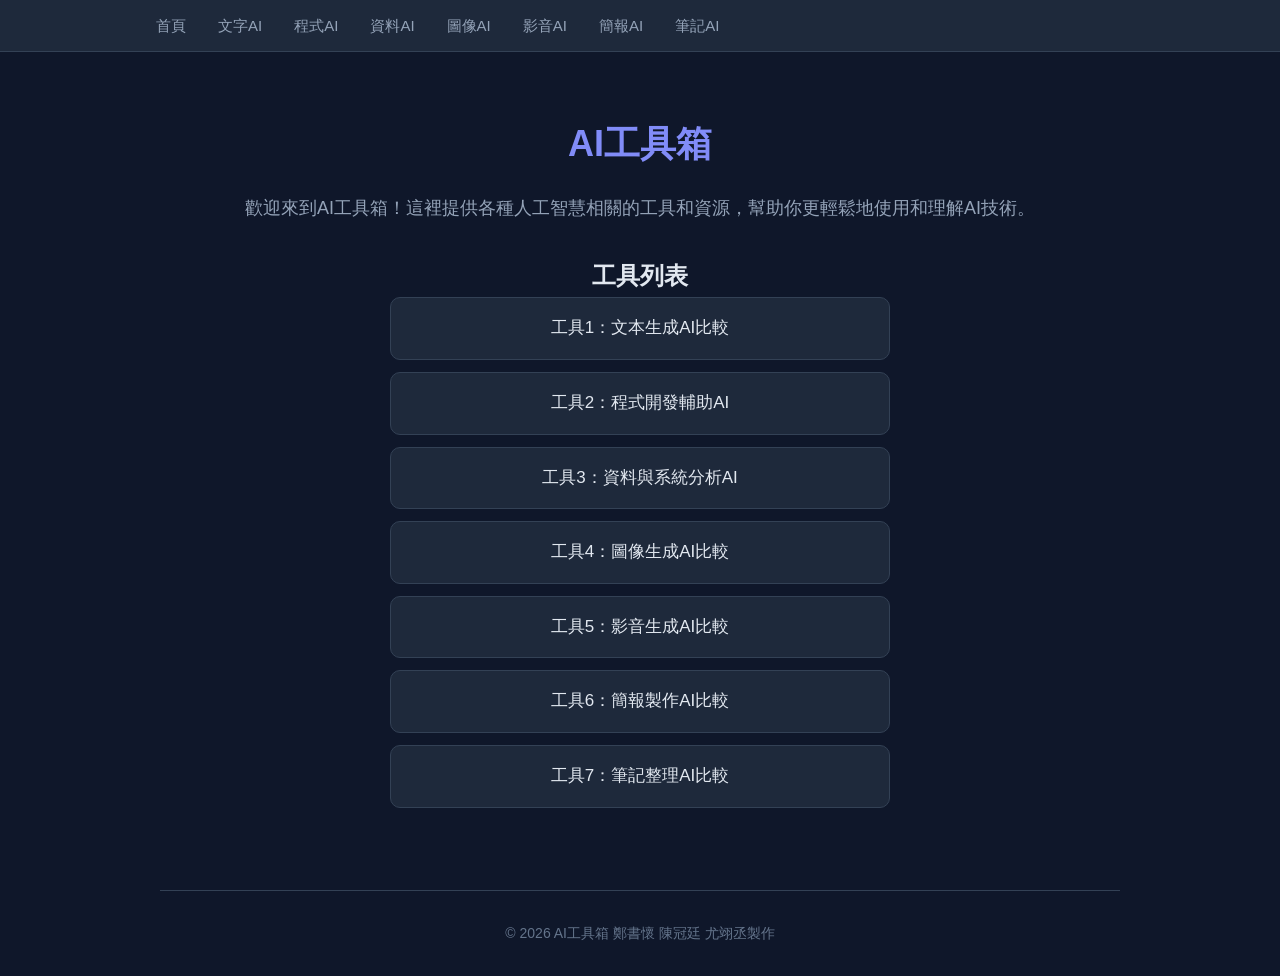
<file: index.html>
<!DOCTYPE html>
<html lang="zh-tw">
<head>
    <meta charset="UTF-8">
    <meta name="viewport" content="width=device-width, initial-scale=1.0">
    <title>AI工具箱</title>
    <link rel="stylesheet" href="../css/style.css">
</head>
<body>
    <nav>
        <ul>
            <li><a href="index.html">首頁</a></li>
            <li><a href="text-ai.html">文字AI</a></li>
            <li><a href="code-ai.html">程式AI</a></li>
            <li><a href="data-ai.html">資料AI</a></li>
            <li><a href="image-ai.html">圖像AI</a></li>
            <li><a href="video-ai.html">影音AI</a></li>
            <li><a href="presentation-ai.html">簡報AI</a></li>
            <li><a href="notes-ai.html">筆記AI</a></li>
        </ul>
    </nav>

    <div class="container">
        <div class="info fade-in">
            <h1>AI工具箱</h1>
            <p>歡迎來到AI工具箱！這裡提供各種人工智慧相關的工具和資源，幫助你更輕鬆地使用和理解AI技術。</p>
            <h2>工具列表</h2>
            <ul>
                <li class="fade-in fade-in-delay-1"><a href="text-ai.html">工具1：文本生成AI比較</a></li>
                <li class="fade-in fade-in-delay-1"><a href="code-ai.html">工具2：程式開發輔助AI</a></li>
                <li class="fade-in fade-in-delay-2"><a href="data-ai.html">工具3：資料與系統分析AI</a></li>
                <li class="fade-in fade-in-delay-2"><a href="image-ai.html">工具4：圖像生成AI比較</a></li>
                <li class="fade-in fade-in-delay-3"><a href="video-ai.html">工具5：影音生成AI比較</a></li>
                <li class="fade-in fade-in-delay-3"><a href="presentation-ai.html">工具6：簡報製作AI比較</a></li>
                <li class="fade-in fade-in-delay-4"><a href="notes-ai.html">工具7：筆記整理AI比較</a></li>
            </ul>
        </div>

        <div class="teammate">
            <p>&copy; 2026 AI工具箱 鄭書懷 陳冠廷 尤翊丞製作</p>
        </div>
    </div>
<script>
        alert('你是真人嗎');
    </script>
	</body>
</html>
</file>
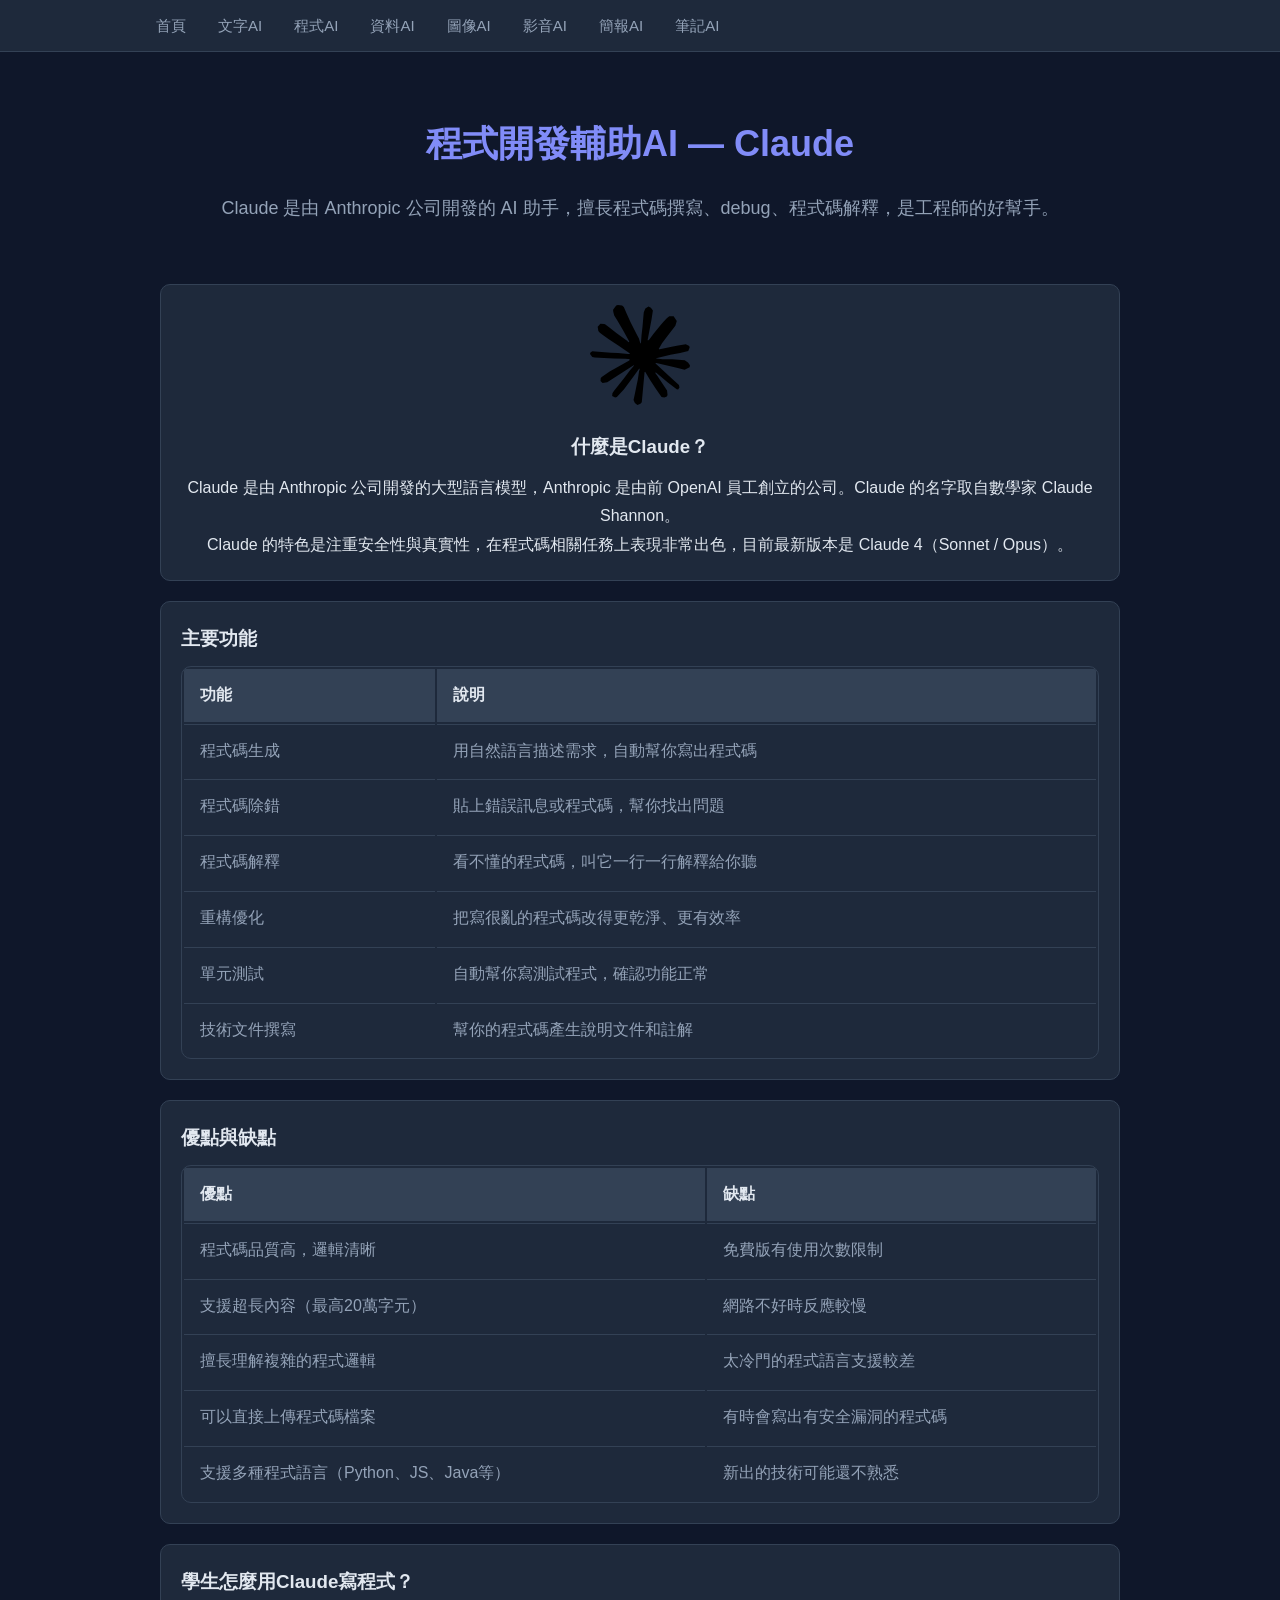
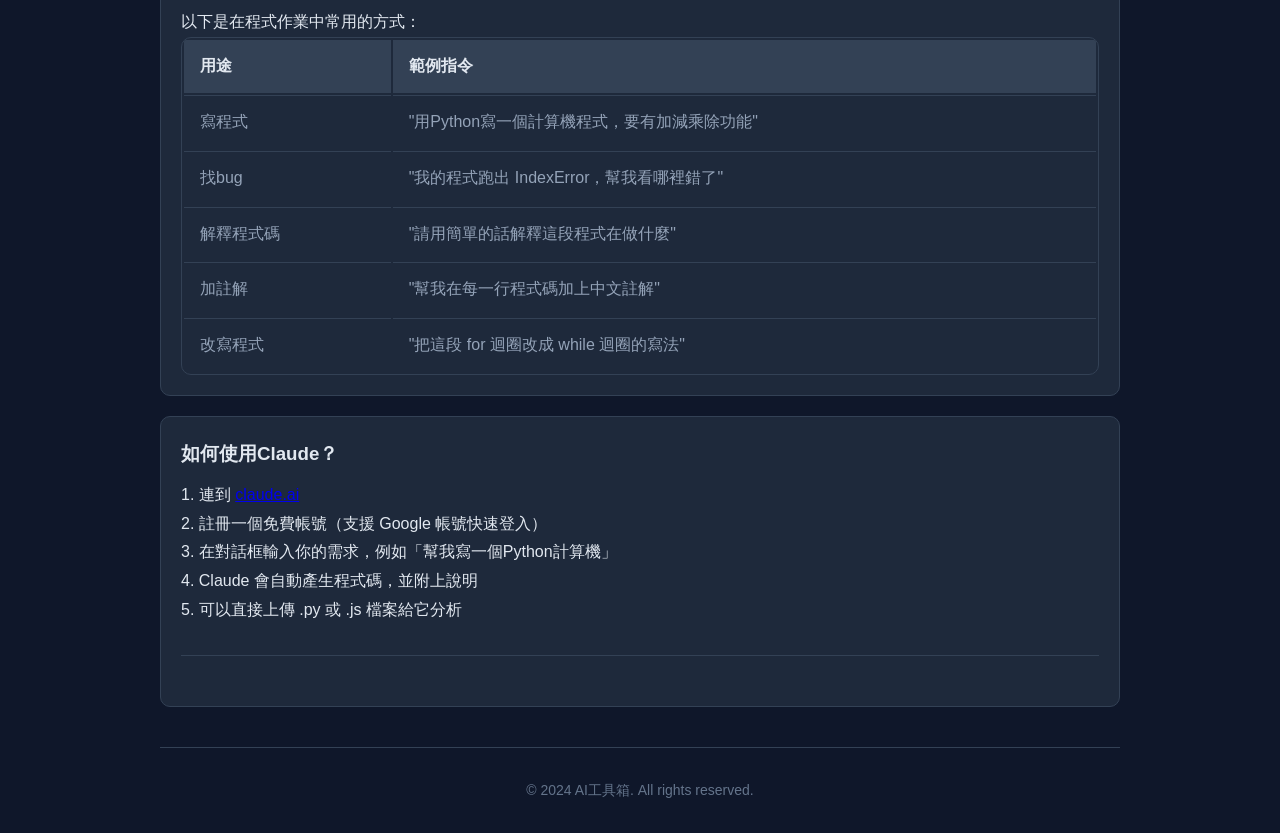
<file: code-ai.html>
<!DOCTYPE html>
<html lang="zh-tw">
<head>
    <meta charset="UTF-8">
    <meta name="viewport" content="width=device-width, initial-scale=1.0">
    <title>程式開發輔助AI - AI工具箱</title>
    <link rel="stylesheet" href="../css/style.css">
</head>
<body>
    <!-- 上方導覽列 -->
    <nav>
        <ul>
            <li><a href="index.html">首頁</a></li>
            <li><a href="text-ai.html">文字AI</a></li>
            <li><a href="code-ai.html">程式AI</a></li>
            <li><a href="data-ai.html">資料AI</a></li>
            <li><a href="image-ai.html">圖像AI</a></li>
            <li><a href="video-ai.html">影音AI</a></li>
            <li><a href="presentation-ai.html">簡報AI</a></li>
            <li><a href="notes-ai.html">筆記AI</a></li>
        </ul>
    </nav>

    <div class="container">
        <!-- 頁面標題 -->
        <div class="info">
            <h1>程式開發輔助AI — Claude</h1>
            <p>Claude 是由 Anthropic 公司開發的 AI 助手，擅長程式碼撰寫、debug、程式碼解釋，是工程師的好幫手。</p>
        </div>

        <!-- 基本介紹 -->
        <div class="card" style="text-align: center;">
            <img src="../picture/claude-logo.svg" alt="Claude Logo" class="logo-img">
            <h3>什麼是Claude？</h3>
            <p>Claude 是由 Anthropic 公司開發的大型語言模型，Anthropic 是由前 OpenAI 員工創立的公司。Claude 的名字取自數學家 Claude Shannon。</p>
            <p>Claude 的特色是注重安全性與真實性，在程式碼相關任務上表現非常出色，目前最新版本是 Claude 4（Sonnet / Opus）。</p>
        </div>

        <!-- 主要功能 -->
        <div class="card">
            <h3>主要功能</h3>
            <table>
                <tr>
                    <th>功能</th>
                    <th>說明</th>
                </tr>
                <tr>
                    <td>程式碼生成</td>
                    <td>用自然語言描述需求，自動幫你寫出程式碼</td>
                </tr>
                <tr>
                    <td>程式碼除錯</td>
                    <td>貼上錯誤訊息或程式碼，幫你找出問題</td>
                </tr>
                <tr>
                    <td>程式碼解釋</td>
                    <td>看不懂的程式碼，叫它一行一行解釋給你聽</td>
                </tr>
                <tr>
                    <td>重構優化</td>
                    <td>把寫很亂的程式碼改得更乾淨、更有效率</td>
                </tr>
                <tr>
                    <td>單元測試</td>
                    <td>自動幫你寫測試程式，確認功能正常</td>
                </tr>
                <tr>
                    <td>技術文件撰寫</td>
                    <td>幫你的程式碼產生說明文件和註解</td>
                </tr>
            </table>
        </div>

        <!-- 優缺點比較 -->
        <div class="card">
            <h3>優點與缺點</h3>
            <table>
                <tr>
                    <th>優點</th>
                    <th>缺點</th>
                </tr>
                <tr>
                    <td>程式碼品質高，邏輯清晰</td>
                    <td>免費版有使用次數限制</td>
                </tr>
                <tr>
                    <td>支援超長內容（最高20萬字元）</td>
                    <td>網路不好時反應較慢</td>
                </tr>
                <tr>
                    <td>擅長理解複雜的程式邏輯</td>
                    <td>太冷門的程式語言支援較差</td>
                </tr>
                <tr>
                    <td>可以直接上傳程式碼檔案</td>
                    <td>有時會寫出有安全漏洞的程式碼</td>
                </tr>
                <tr>
                    <td>支援多種程式語言（Python、JS、Java等）</td>
                    <td>新出的技術可能還不熟悉</td>
                </tr>
            </table>
        </div>

        <!-- 實際應用範例 -->
        <div class="card">
            <h3>學生怎麼用Claude寫程式？</h3>
            <p>以下是在程式作業中常用的方式：</p>
            <table>
                <tr>
                    <th>用途</th>
                    <th>範例指令</th>
                </tr>
                <tr>
                    <td>寫程式</td>
                    <td>"用Python寫一個計算機程式，要有加減乘除功能"</td>
                </tr>
                <tr>
                    <td>找bug</td>
                    <td>"我的程式跑出 IndexError，幫我看哪裡錯了"</td>
                </tr>
                <tr>
                    <td>解釋程式碼</td>
                    <td>"請用簡單的話解釋這段程式在做什麼"</td>
                </tr>
                <tr>
                    <td>加註解</td>
                    <td>"幫我在每一行程式碼加上中文註解"</td>
                </tr>
                <tr>
                    <td>改寫程式</td>
                    <td>"把這段 for 迴圈改成 while 迴圈的寫法"</td>
                </tr>
            </table>
        </div>

        <!-- 如何使用 -->
        <div class="card">
            <h3>如何使用Claude？</h3>
            <p>1. 連到 <a href="https://claude.ai" target="_blank">claude.ai</a></p>
            <p>2. 註冊一個免費帳號（支援 Google 帳號快速登入）</p>
            <p>3. 在對話框輸入你的需求，例如「幫我寫一個Python計算機」</p>
            <p>4. Claude 會自動產生程式碼，並附上說明</p>
            <p>5. 可以直接上傳 .py 或 .js 檔案給它分析</p>
            <hr>
        </div>

        <!-- 頁尾 -->
        <div class="teammate">
            <p>&copy; 2024 AI工具箱. All rights reserved.</p>
        </div>
    </div>
</body>
</html>
</file>
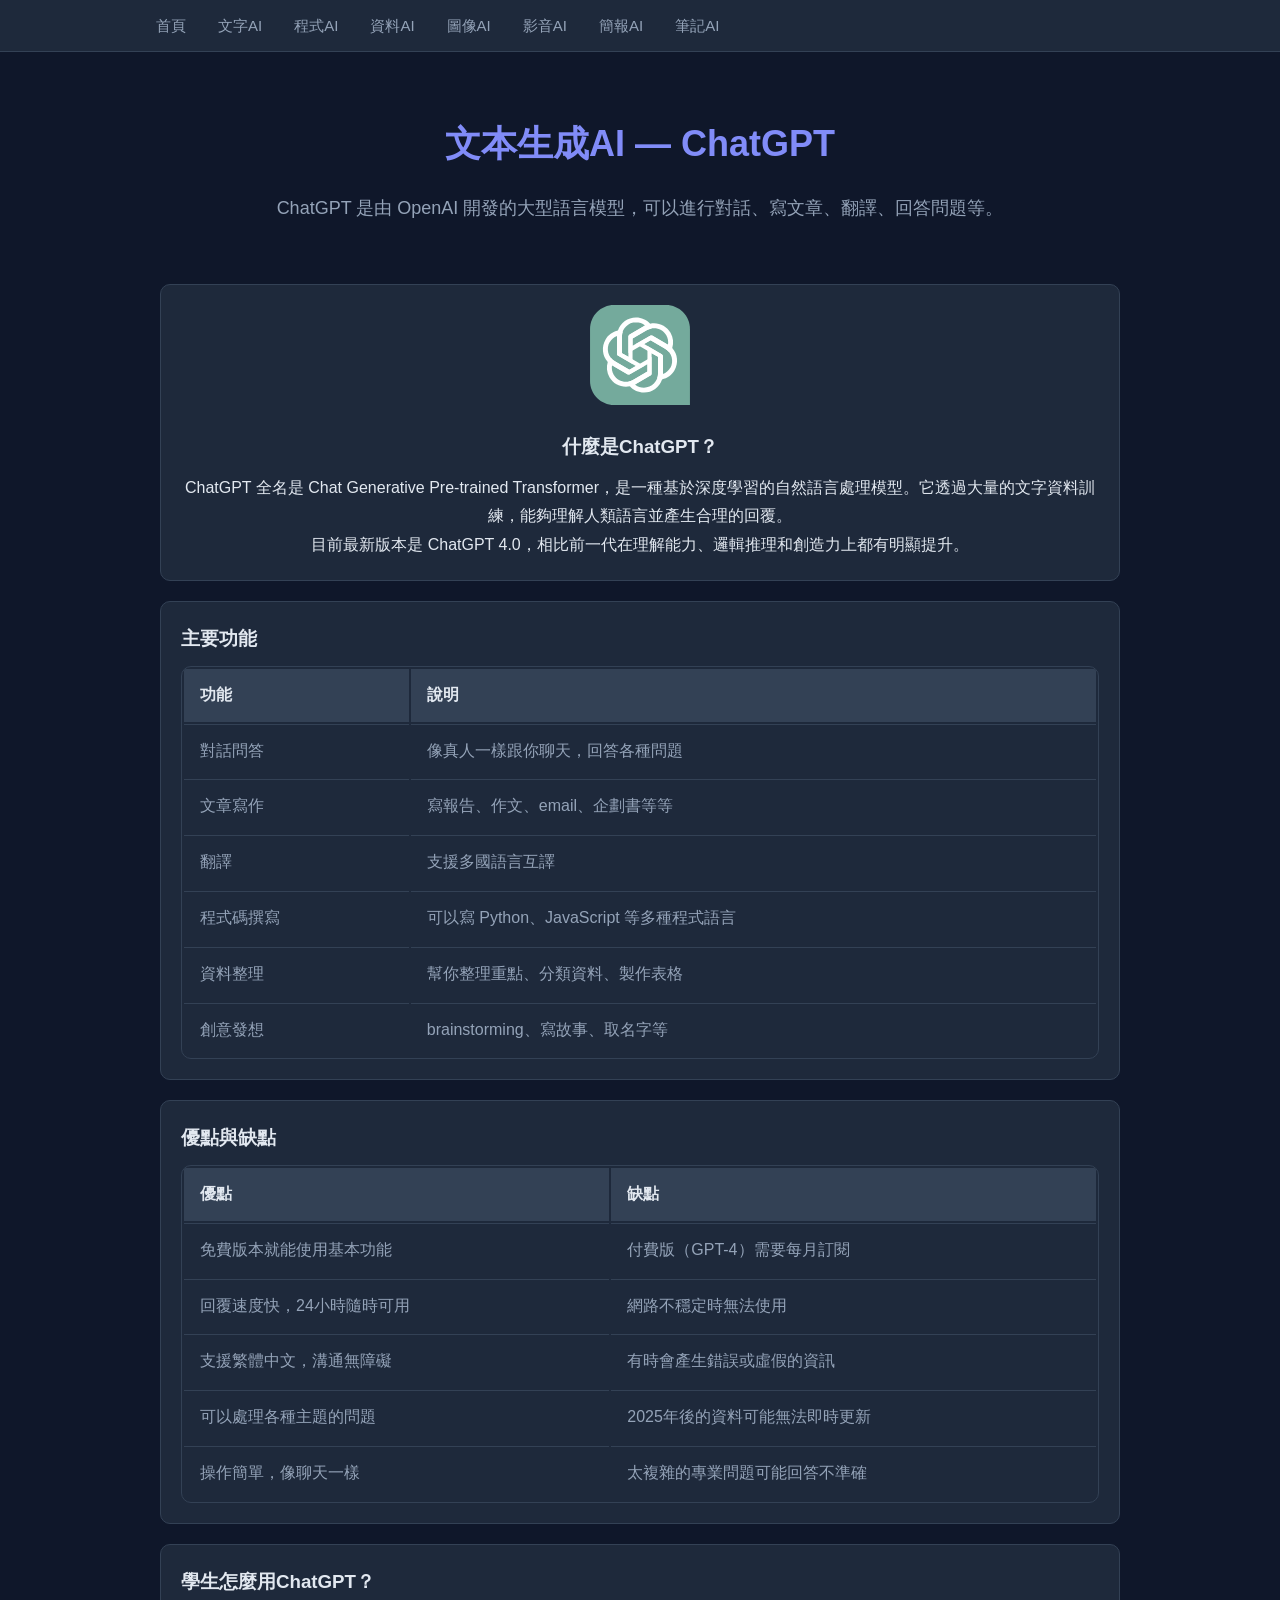
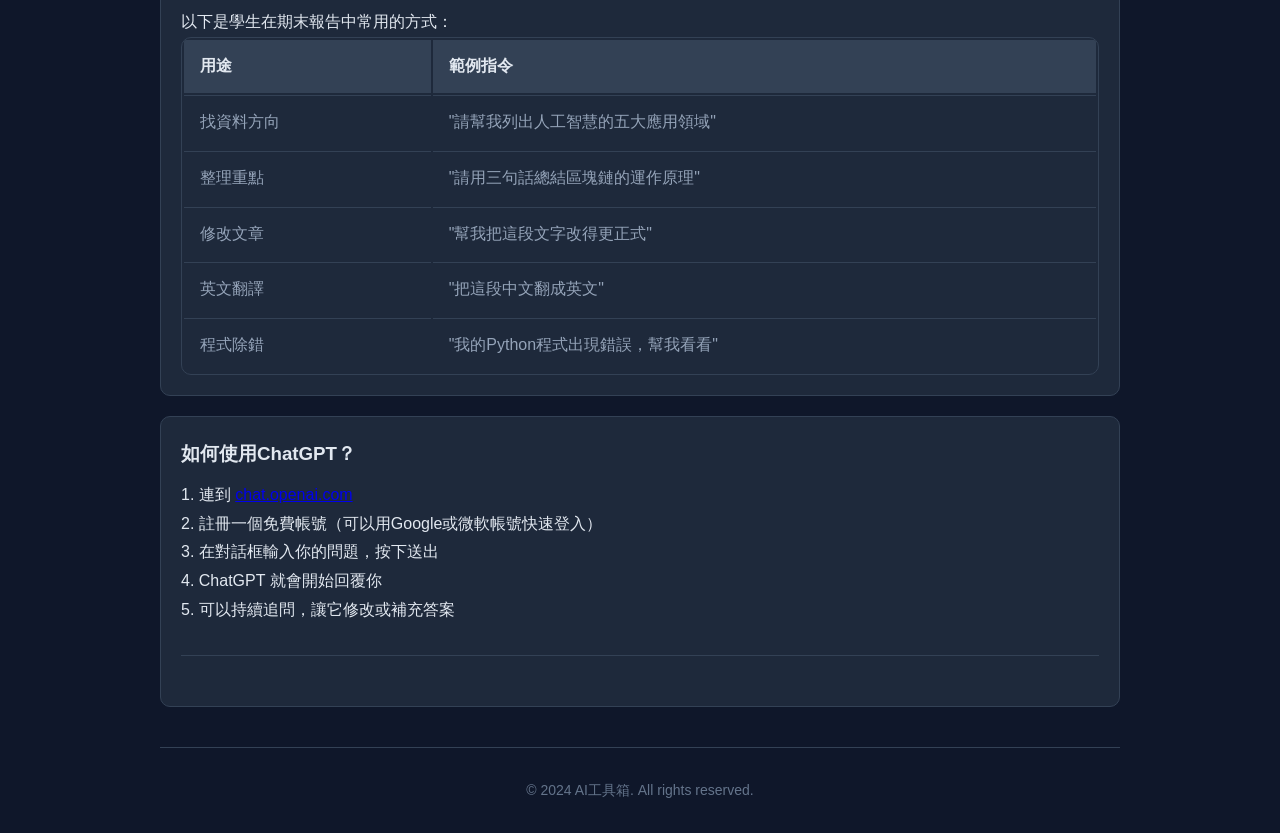
<file: text-ai.html>
<!DOCTYPE html>
<html lang="zh-tw">
<head>
    <meta charset="UTF-8">
    <meta name="viewport" content="width=device-width, initial-scale=1.0">
    <title>文本生成AI - AI工具箱</title>
    <link rel="stylesheet" href="../css/style.css">
</head>
<body>
    <!-- 上方導覽列 -->
    <nav>
        <ul>
            <li><a href="index.html">首頁</a></li>
            <li><a href="text-ai.html">文字AI</a></li>
            <li><a href="code-ai.html">程式AI</a></li>
            <li><a href="data-ai.html">資料AI</a></li>
            <li><a href="image-ai.html">圖像AI</a></li>
            <li><a href="video-ai.html">影音AI</a></li>
            <li><a href="presentation-ai.html">簡報AI</a></li>
            <li><a href="notes-ai.html">筆記AI</a></li>
        </ul>
    </nav>

    <div class="container">
        <!-- 頁面標題 -->
        <div class="info">
            <h1>文本生成AI — ChatGPT</h1>
            <p>ChatGPT 是由 OpenAI 開發的大型語言模型，可以進行對話、寫文章、翻譯、回答問題等。</p>
        </div>

        <!-- 基本介紹 -->
        <div class="card" style="text-align: center;">
            <img src="../picture/chatgpt-logo.svg" alt="ChatGPT Logo" class="logo-img">
            <h3>什麼是ChatGPT？</h3>
            <p>ChatGPT 全名是 Chat Generative Pre-trained Transformer，是一種基於深度學習的自然語言處理模型。它透過大量的文字資料訓練，能夠理解人類語言並產生合理的回覆。</p>
            <p>目前最新版本是 ChatGPT 4.0，相比前一代在理解能力、邏輯推理和創造力上都有明顯提升。</p>
        </div>

        <!-- 主要功能 -->
        <div class="card">
            <h3>主要功能</h3>
            <table>
                <tr>
                    <th>功能</th>
                    <th>說明</th>
                </tr>
                <tr>
                    <td>對話問答</td>
                    <td>像真人一樣跟你聊天，回答各種問題</td>
                </tr>
                <tr>
                    <td>文章寫作</td>
                    <td>寫報告、作文、email、企劃書等等</td>
                </tr>
                <tr>
                    <td>翻譯</td>
                    <td>支援多國語言互譯</td>
                </tr>
                <tr>
                    <td>程式碼撰寫</td>
                    <td>可以寫 Python、JavaScript 等多種程式語言</td>
                </tr>
                <tr>
                    <td>資料整理</td>
                    <td>幫你整理重點、分類資料、製作表格</td>
                </tr>
                <tr>
                    <td>創意發想</td>
                    <td> brainstorming、寫故事、取名字等</td>
                </tr>
            </table>
        </div>

        <!-- 優缺點比較 -->
        <div class="card">
            <h3>優點與缺點</h3>
            <table>
                <tr>
                    <th>優點</th>
                    <th>缺點</th>
                </tr>
                <tr>
                    <td>免費版本就能使用基本功能</td>
                    <td>付費版（GPT-4）需要每月訂閱</td>
                </tr>
                <tr>
                    <td>回覆速度快，24小時隨時可用</td>
                    <td>網路不穩定時無法使用</td>
                </tr>
                <tr>
                    <td>支援繁體中文，溝通無障礙</td>
                    <td>有時會產生錯誤或虛假的資訊</td>
                </tr>
                <tr>
                    <td>可以處理各種主題的問題</td>
                    <td>2025年後的資料可能無法即時更新</td>
                </tr>
                <tr>
                    <td>操作簡單，像聊天一樣</td>
                    <td>太複雜的專業問題可能回答不準確</td>
                </tr>
            </table>
        </div>

        <!-- 實際應用範例 -->
        <div class="card">
            <h3>學生怎麼用ChatGPT？</h3>
            <p>以下是學生在期末報告中常用的方式：</p>
            <table>
                <tr>
                    <th>用途</th>
                    <th>範例指令</th>
                </tr>
                <tr>
                    <td>找資料方向</td>
                    <td>"請幫我列出人工智慧的五大應用領域"</td>
                </tr>
                <tr>
                    <td>整理重點</td>
                    <td>"請用三句話總結區塊鏈的運作原理"</td>
                </tr>
                <tr>
                    <td>修改文章</td>
                    <td>"幫我把這段文字改得更正式"</td>
                </tr>
                <tr>
                    <td>英文翻譯</td>
                    <td>"把這段中文翻成英文"</td>
                </tr>
                <tr>
                    <td>程式除錯</td>
                    <td>"我的Python程式出現錯誤，幫我看看"</td>
                </tr>
            </table>
        </div>

        <!-- 使用方式 -->
        <div class="card">
            <h3>如何使用ChatGPT？</h3>
            <p>1. 連到 <a href="https://chat.openai.com" target="_blank">chat.openai.com</a></p>
            <p>2. 註冊一個免費帳號（可以用Google或微軟帳號快速登入）</p>
            <p>3. 在對話框輸入你的問題，按下送出</p>
            <p>4. ChatGPT 就會開始回覆你</p>
            <p>5. 可以持續追問，讓它修改或補充答案</p>
            <hr>
        </div>

        <!-- 頁尾 -->
        <div class="teammate">
            <p>&copy; 2024 AI工具箱. All rights reserved.</p>
        </div>
    </div>
</body>
</html>
</file>
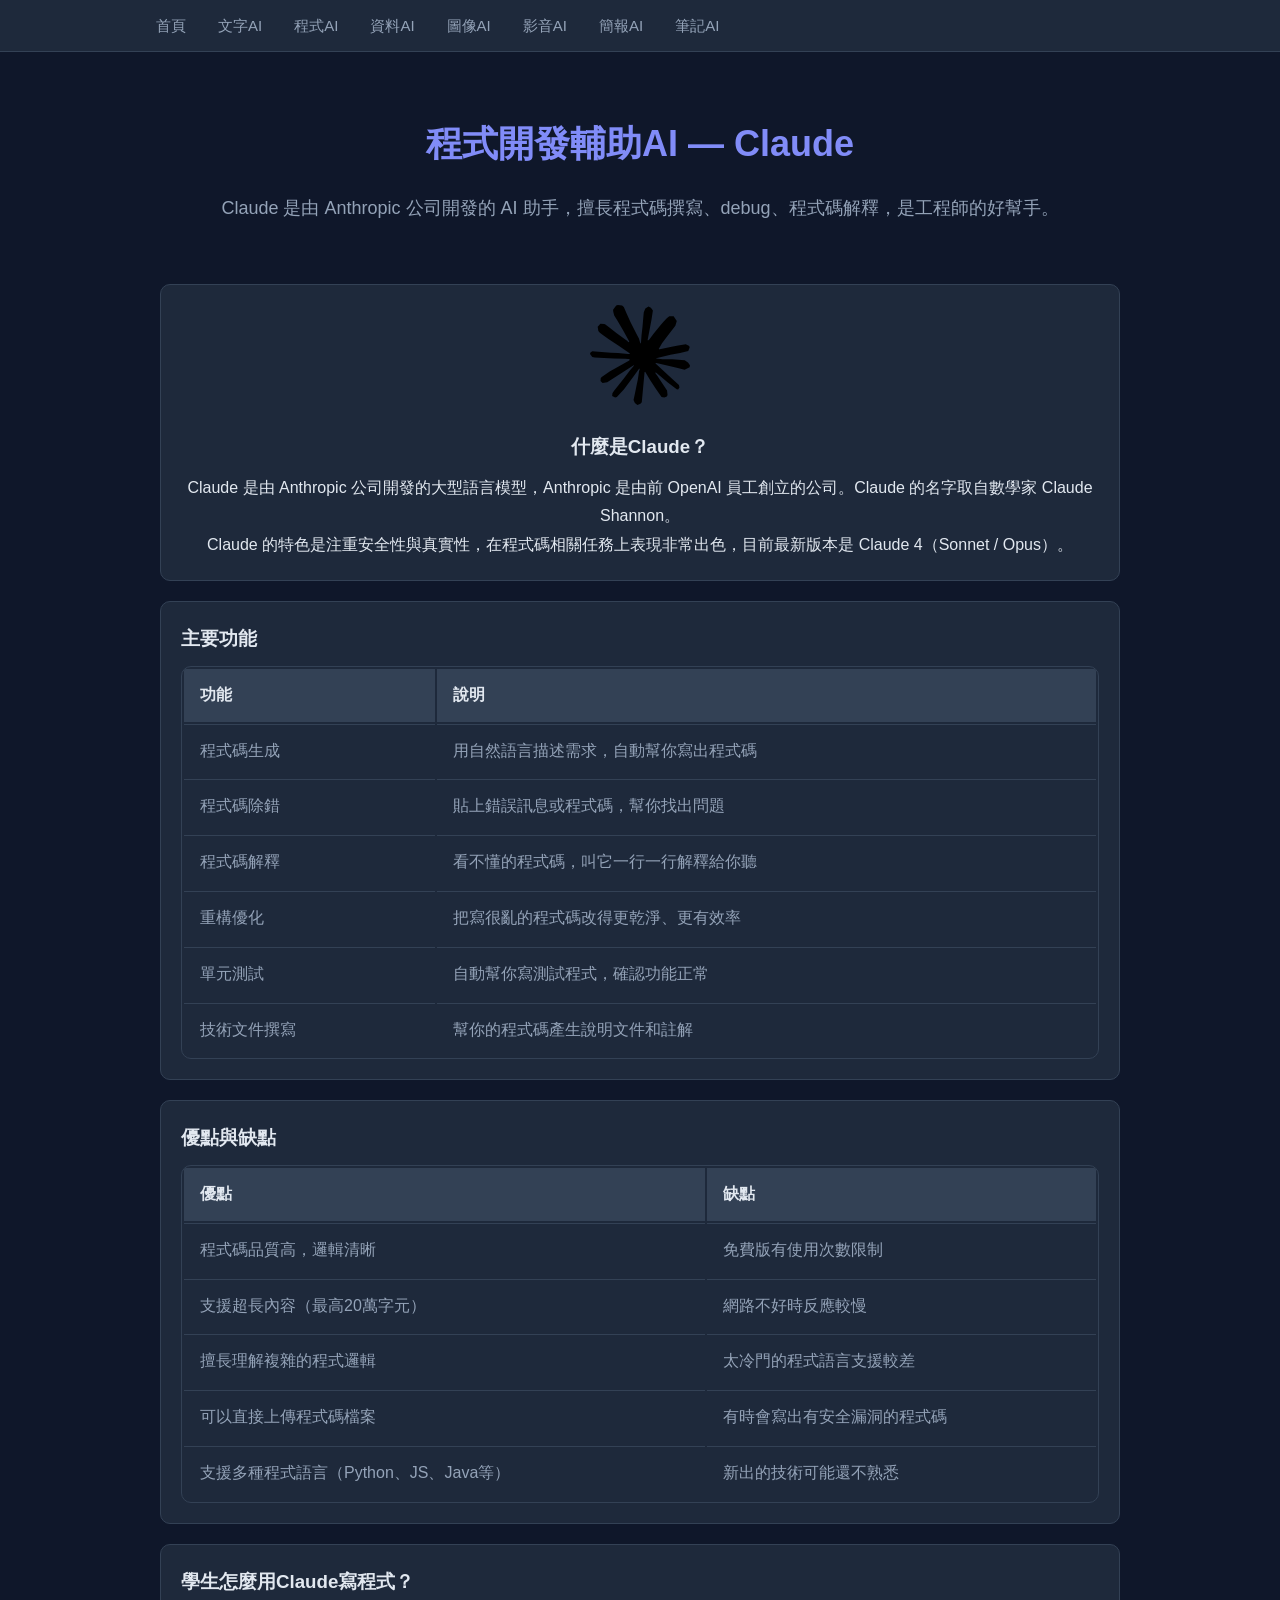
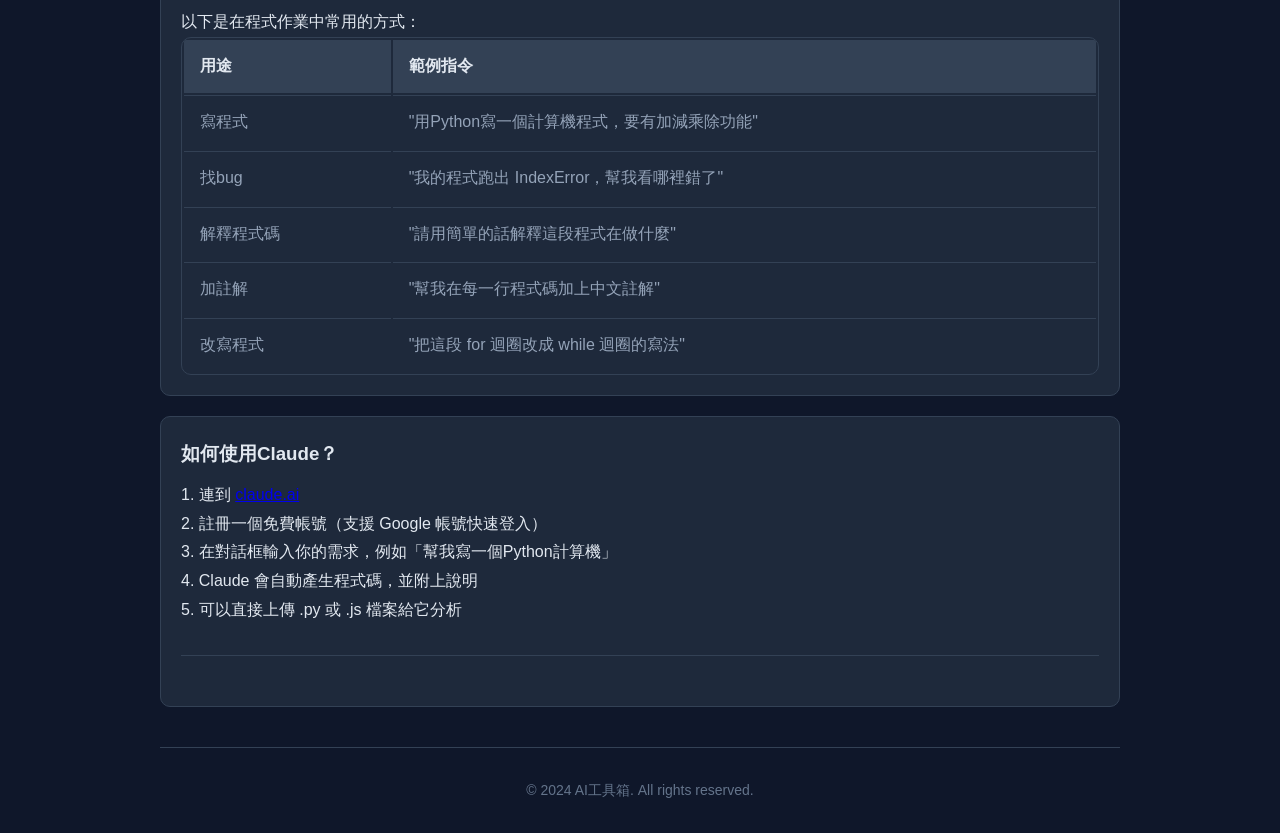
<file: html/code-ai.html>
<!DOCTYPE html>
<html lang="zh-tw">
<head>
    <meta charset="UTF-8">
    <meta name="viewport" content="width=device-width, initial-scale=1.0">
    <title>程式開發輔助AI - AI工具箱</title>
    <link rel="stylesheet" href="../css/style.css">
</head>
<body>
    <!-- 上方導覽列 -->
    <nav>
        <ul>
            <li><a href="index.html">首頁</a></li>
            <li><a href="text-ai.html">文字AI</a></li>
            <li><a href="code-ai.html">程式AI</a></li>
            <li><a href="data-ai.html">資料AI</a></li>
            <li><a href="image-ai.html">圖像AI</a></li>
            <li><a href="video-ai.html">影音AI</a></li>
            <li><a href="presentation-ai.html">簡報AI</a></li>
            <li><a href="notes-ai.html">筆記AI</a></li>
        </ul>
    </nav>

    <div class="container">
        <div class="info">
            <h1>程式開發輔助AI — Claude</h1>
            <p>Claude 是由 Anthropic 公司開發的 AI 助手，擅長程式碼撰寫、debug、程式碼解釋，是工程師的好幫手。</p>
        </div>

        <!-- 基本介紹 -->
        <div class="card" style="text-align: center;">
            <img src="../picture/claude-logo.svg" alt="Claude Logo" class="logo-img">
            <h3>什麼是Claude？</h3>
            <p>Claude 是由 Anthropic 公司開發的大型語言模型，Anthropic 是由前 OpenAI 員工創立的公司。Claude 的名字取自數學家 Claude Shannon。</p>
            <p>Claude 的特色是注重安全性與真實性，在程式碼相關任務上表現非常出色，目前最新版本是 Claude 4（Sonnet / Opus）。</p>
        </div>

        <!-- 主要功能 -->
        <div class="card">
            <h3>主要功能</h3>
            <table>
                <tr>
                    <th>功能</th>
                    <th>說明</th>
                </tr>
                <tr>
                    <td>程式碼生成</td>
                    <td>用自然語言描述需求，自動幫你寫出程式碼</td>
                </tr>
                <tr>
                    <td>程式碼除錯</td>
                    <td>貼上錯誤訊息或程式碼，幫你找出問題</td>
                </tr>
                <tr>
                    <td>程式碼解釋</td>
                    <td>看不懂的程式碼，叫它一行一行解釋給你聽</td>
                </tr>
                <tr>
                    <td>重構優化</td>
                    <td>把寫很亂的程式碼改得更乾淨、更有效率</td>
                </tr>
                <tr>
                    <td>單元測試</td>
                    <td>自動幫你寫測試程式，確認功能正常</td>
                </tr>
                <tr>
                    <td>技術文件撰寫</td>
                    <td>幫你的程式碼產生說明文件和註解</td>
                </tr>
            </table>
        </div>

        <!-- 優缺點比較 -->
        <div class="card">
            <h3>優點與缺點</h3>
            <table>
                <tr>
                    <th>優點</th>
                    <th>缺點</th>
                </tr>
                <tr>
                    <td>程式碼品質高，邏輯清晰</td>
                    <td>免費版有使用次數限制</td>
                </tr>
                <tr>
                    <td>支援超長內容（最高20萬字元）</td>
                    <td>網路不好時反應較慢</td>
                </tr>
                <tr>
                    <td>擅長理解複雜的程式邏輯</td>
                    <td>太冷門的程式語言支援較差</td>
                </tr>
                <tr>
                    <td>可以直接上傳程式碼檔案</td>
                    <td>有時會寫出有安全漏洞的程式碼</td>
                </tr>
                <tr>
                    <td>支援多種程式語言（Python、JS、Java等）</td>
                    <td>新出的技術可能還不熟悉</td>
                </tr>
            </table>
        </div>

        <!-- 實際應用範例 -->
        <div class="card">
            <h3>學生怎麼用Claude寫程式？</h3>
            <p>以下是在程式作業中常用的方式：</p>
            <table>
                <tr>
                    <th>用途</th>
                    <th>範例指令</th>
                </tr>
                <tr>
                    <td>寫程式</td>
                    <td>"用Python寫一個計算機程式，要有加減乘除功能"</td>
                </tr>
                <tr>
                    <td>找bug</td>
                    <td>"我的程式跑出 IndexError，幫我看哪裡錯了"</td>
                </tr>
                <tr>
                    <td>解釋程式碼</td>
                    <td>"請用簡單的話解釋這段程式在做什麼"</td>
                </tr>
                <tr>
                    <td>加註解</td>
                    <td>"幫我在每一行程式碼加上中文註解"</td>
                </tr>
                <tr>
                    <td>改寫程式</td>
                    <td>"把這段 for 迴圈改成 while 迴圈的寫法"</td>
                </tr>
            </table>
        </div>

        <!-- 如何使用 -->
        <div class="card">
            <h3>如何使用Claude？</h3>
            <p>1. 連到 <a href="https://claude.ai" target="_blank">claude.ai</a></p>
            <p>2. 註冊一個免費帳號（支援 Google 帳號快速登入）</p>
            <p>3. 在對話框輸入你的需求，例如「幫我寫一個Python計算機」</p>
            <p>4. Claude 會自動產生程式碼，並附上說明</p>
            <p>5. 可以直接上傳 .py 或 .js 檔案給它分析</p>
            <hr>
        </div>

        <!-- 頁尾 -->
        <div class="teammate">
            <p>&copy; 2024 AI工具箱. All rights reserved.</p>
        </div>
    </div>
</body>
</html>
</file>
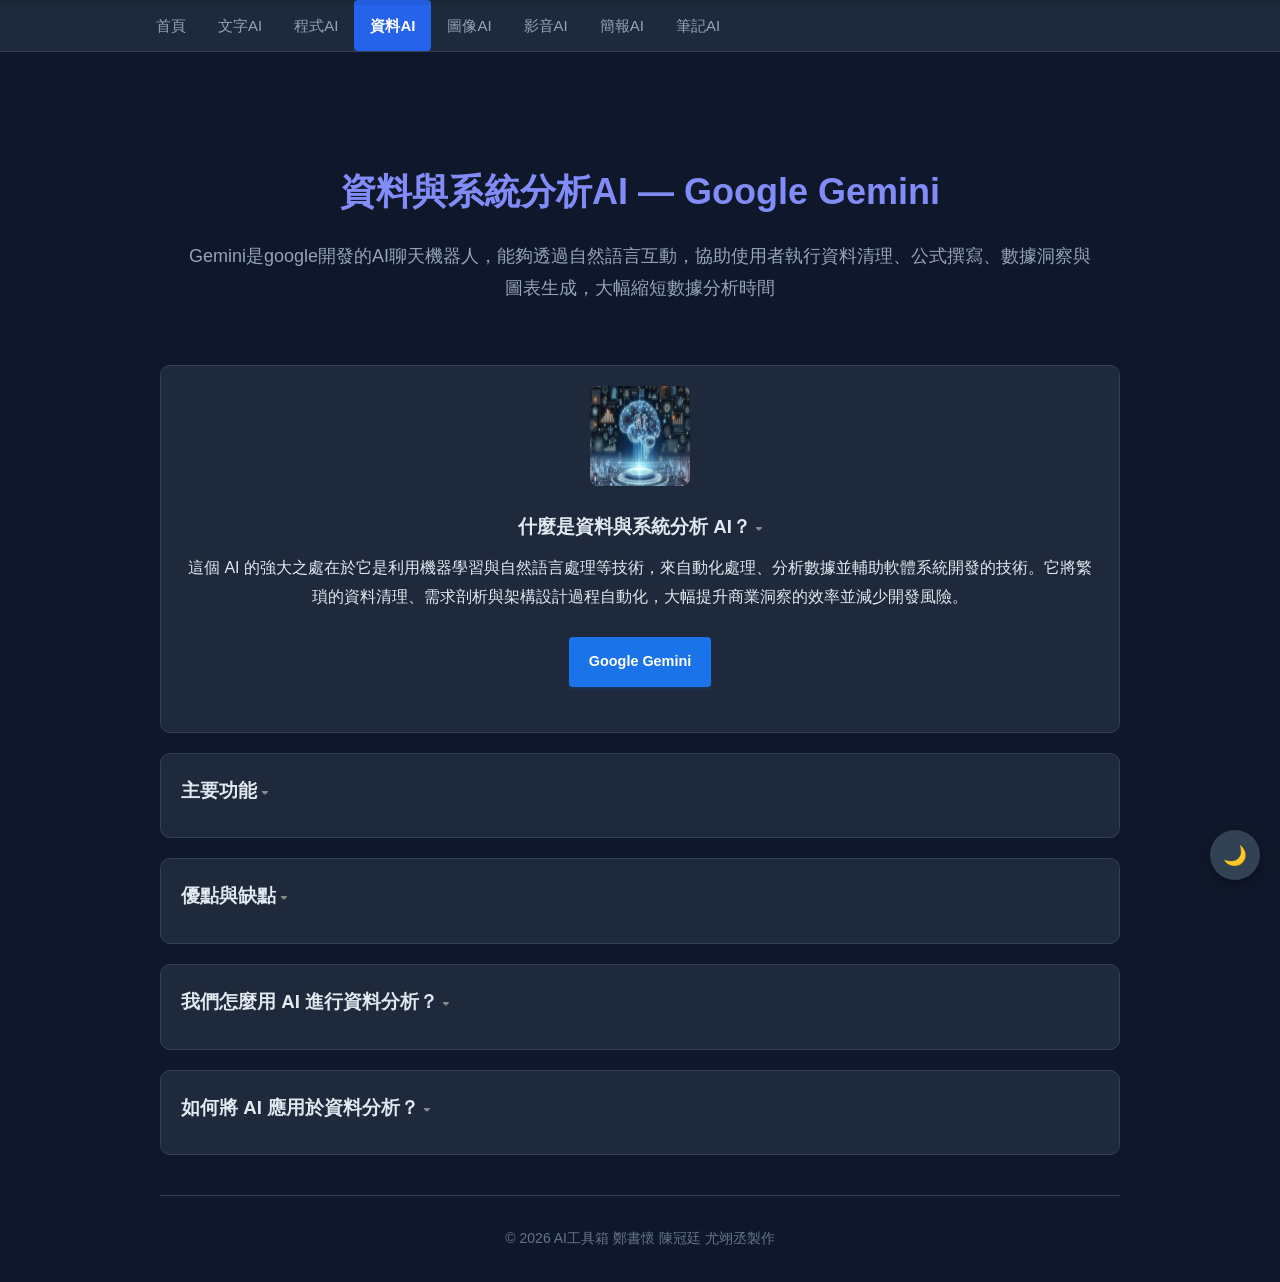
<file: html/data-ai.html>
<!DOCTYPE html>
<html lang="zh-tw">
<head>
    <meta charset="UTF-8">
    <meta name="viewport" content="width=device-width, initial-scale=1.0">
    <title>資料與系統分析AI - AI工具箱</title>
    <link rel="stylesheet" href="../css/style.css">
    <script src="https://code.jquery.com/jquery-3.6.0.min.js"></script>
    <style>
        .progress-container {
            position: fixed;
            top: 0;
            left: 0;
            width: 100%;
            height: 5px;
            background: rgba(0, 0, 0, 0.05);
            z-index: 9999;
        }
        .progress-bar {
            height: 100%;
            background: #2563eb;
            width: 0%;
            transition: width 0.08s ease-out;
        }
        
        nav { 
            margin-top: 0px !important; 
            position: fixed !important;  
            top: 0 !important;
            left: 0 !important;
            width: 100% !important;
            z-index: 9990 !important;   
        }
        
        .container {
            position: relative;
            z-index: 1;
            transform: translateZ(0);     
            padding-top: 100px !important; 
        }
        
        nav ul li a.active {
            background-color: #2563eb !important;
            color: white !important;
            border-radius: 4px;
            font-weight: bold;
        }

        .card h3 { cursor: pointer; position: relative; }
        .card h3::after { content: " ▾"; font-size: 0.9rem; color: #888; }
        .theme-toggle-btn {
            position: fixed; bottom: 20px; right: 20px; padding: 12px;
            background-color: #334155; color: white; border: none;
            border-radius: 50%; width: 50px; height: 50px; cursor: pointer;
            box-shadow: 0 4px 10px rgba(0,0,0,0.3); font-size: 1.2rem; z-index: 1000;
        }
        
        body.dark-mode { background-color: #0f172a !important; color: #f1f5f9 !important; }
        body.dark-mode nav { background-color: #1e293b !important; border-bottom: 1px solid #334155; }
        body.dark-mode nav a { color: #f1f5f9 !important; }
        body.dark-mode nav a.active { background-color: #2563eb !important; color: white !important; }
        body.dark-mode .info h1, body.dark-mode .info p { color: #f1f5f9 !important; }
        body.dark-mode .card { background-color: #1e293b !important; color: #f1f5f9 !important; border: 1px solid #334155; }
        body.dark-mode .card h3, body.dark-mode .card p { color: #f1f5f9 !important; }
        body.dark-mode table, body.dark-mode th, body.dark-mode td { border: 1px solid #475569 !important; color: #f1f5f9 !important; }
        body.dark-mode th { background-color: #334155 !important; color: #ffffff !important; }
        body.dark-mode td { color: #e2e8f0 !important; }
        body.dark-mode .teammate p { color: #94a3b8 !important; }
    </style>
</head>
<body>

    <div class="progress-container">
        <div class="progress-bar" id="myProgressBar"></div>
    </div>

    <nav>
        <ul>
            <li><a href="index.html">首頁</a></li>
            <li><a href="text-ai.html">文字AI</a></li>
            <li><a href="code-ai.html">程式AI</a></li>
            <li><a href="data-ai.html" class="active">資料AI</a></li>
            <li><a href="image-ai.html">圖像AI</a></li>
            <li><a href="video-ai.html">影音AI</a></li>
            <li><a href="presentation-ai.html">簡報AI</a></li>
            <li><a href="notes-ai.html">筆記AI</a></li>
        </ul>
    </nav>

    <button class="theme-toggle-btn" id="themeBtn">🌙</button>

    <div class="container">
        <div class="info">
            <h1>資料與系統分析AI — Google Gemini</h1>
            <p>Gemini是google開發的AI聊天機器人，能夠透過自然語言互動，協助使用者執行資料清理、公式撰寫、數據洞察與圖表生成，大幅縮短數據分析時間</p>
        </div>

        <div class="card" style="text-align: center;">
            <img src="../picture/data.jpg" alt="Data AI Logo" class="logo-img" style="max-width: 120px; border-radius: 8px; margin-bottom: 15px;">
            <h3>什麼是資料與系統分析 AI？</h3>
            <p>這個 AI 的強大之處在於它是利用機器學習與自然語言處理等技術，來自動化處理、分析數據並輔助軟體系統開發的技術。它將繁瑣的資料清理、需求剖析與架構設計過程自動化，大幅提升商業洞察的效率並減少開發風險。</p>
            
            <div style="margin: 25px 0; display: flex; justify-content: center; gap: 15px; flex-wrap: wrap;">
                <a href="https://gemini.google.com" target="_blank" style="padding: 12px 20px; background-color: #1a73e8; color: white; text-decoration: none; border-radius: 4px; font-weight: bold; font-size: 0.9rem; box-shadow: 0 2px 4px rgba(26,115,232,0.2);">
                    Google Gemini
                </a>
            </div>
        </div>

        <div class="card">
            <h3>主要功能</h3>
            <table>
                <tr><th>功能</th><th>說明</th></tr>
                <tr><td>自動化資料清洗</td><td>可以自動辨別並處理不一致、缺失或錯誤的資料，節省大量人工清理時間</td></tr>
                <tr><td>數據探索分析</td><td>透過資料視覺化與結構化清理，過濾掉無關資料，幫助我們從大量的數據中，快速找出關鍵的資料</td></tr>
                <tr><td>資料庫語法優化</td><td>自動優化運作緩慢的語句，並透過精準配置索引，讓資料檢索速度大幅提升。</td></tr>
                <tr><td>預測模型建構</td><td>可以根據歷史資料整合後，幫助我們進行未來的預測分析</td></tr>
                <tr><td>視覺化與報表生成</td><td>根據我們提供的資料特性進行分析，並依照我們的需求挑選出最適合的圖表</td></tr>
            </table>
        </div>

        <div class="card">
            <h3>優點與缺點</h3>
            <table>
                <tr><th>優點</th><th>缺點</th></tr>
                <tr><td>可以處理多量資料，能快速閱讀並摘要數百頁的報告、技術文件或長程式碼庫，從中提煉關鍵資訊。</td><td>但當單次的文本太長時，可能會忽略部分重點</td></tr>
                <tr><td>除了分析文字，還可以直接對圖片、PDF、影片、語音進行分析，產出重點資訊</td><td>當遇到長影片時，可能無法完整理解內容</td></tr>
                <tr><td>擅長解釋極度混亂的歷史舊查詢指令</td><td>當舊指令缺乏明確的關聯性，可能無法完全理解其用途</td></tr>
                <tr><td>能提供完整的虛擬測試數據供系統測試</td><td>但如果將商業敏感資料直接餵給 AI 可能會有資安隱私外洩風險</td></tr>
            </table>
        </div>

        <div class="card">
            <h3>我們怎麼用 AI 進行資料分析？</h3>
            <p>以下是在期期末專案可能會用到的最實用的操作指令：</p>
            <table>
                <tr><th>用途</th><th>範例指令</th></tr>
                <tr><td>自動建表</td><td>"幫我寫一個電商系統的 members 資料表 SQL，包含流水號、密碼、註冊時間"</td></tr>
                <tr><td>多表查詢</td><td>"我想從會員表、訂單表中，關聯出今天所有還沒出貨的會員姓名與地址"</td></tr>
                <tr><td>規劃專案模型</td><td>"我要做一個線上選課網站的專案，請幫我規劃資料庫應該要有哪幾張資料表"</td></tr>
                <tr><td>優化大數據</td><td>"這段查詢跑得有點慢，請幫我改寫，看看是不是需要加上 Index 索引"</td></tr>
            </table>
        </div>

        <div class="card">
            <h3>如何將 AI 應用於資料分析？</h3>
            <p>1. 整理好需要分析的所有資料</p>
            <p>2. 打開 Google Gemini對話框，將資料傳入</p>
            <p>3. 在對話框輸入你的具體需求</p>
            <p>4. 讓 AI 對應你的需求去產出結果</p>
            <hr>
        </div>

        <div class="teammate">
            <p>&copy; 2026 AI工具箱 鄭書懷 陳冠廷 尤翊丞製作</p>
        </div>
    </div>    

    <script>
        window.addEventListener('scroll', function() {
            const scrollTop = window.scrollY || document.documentElement.scrollTop;
            const scrollHeight = document.documentElement.scrollHeight - document.documentElement.clientHeight;
            const scrolled = (scrollTop / scrollHeight) * 100;
            document.getElementById('myProgressBar').style.width = scrolled + '%';
        });

        $(document).ready(function(){
            $(".card:not(:first)").each(function(){
                $(this).find("table, p, hr").hide();
            });
            $(".card h3").click(function(){
                $(this).siblings("table, p, hr").slideToggle(300);
            });
        });

        document.getElementById('themeBtn').addEventListener('click', function() {
            document.body.classList.toggle('dark-mode');
            if(document.body.classList.contains('dark-mode')) {
                this.innerText = '☀️';
            } else {
                this.innerText = '🌙';
            }
        });
    </script>
</body>
</html>
</file>
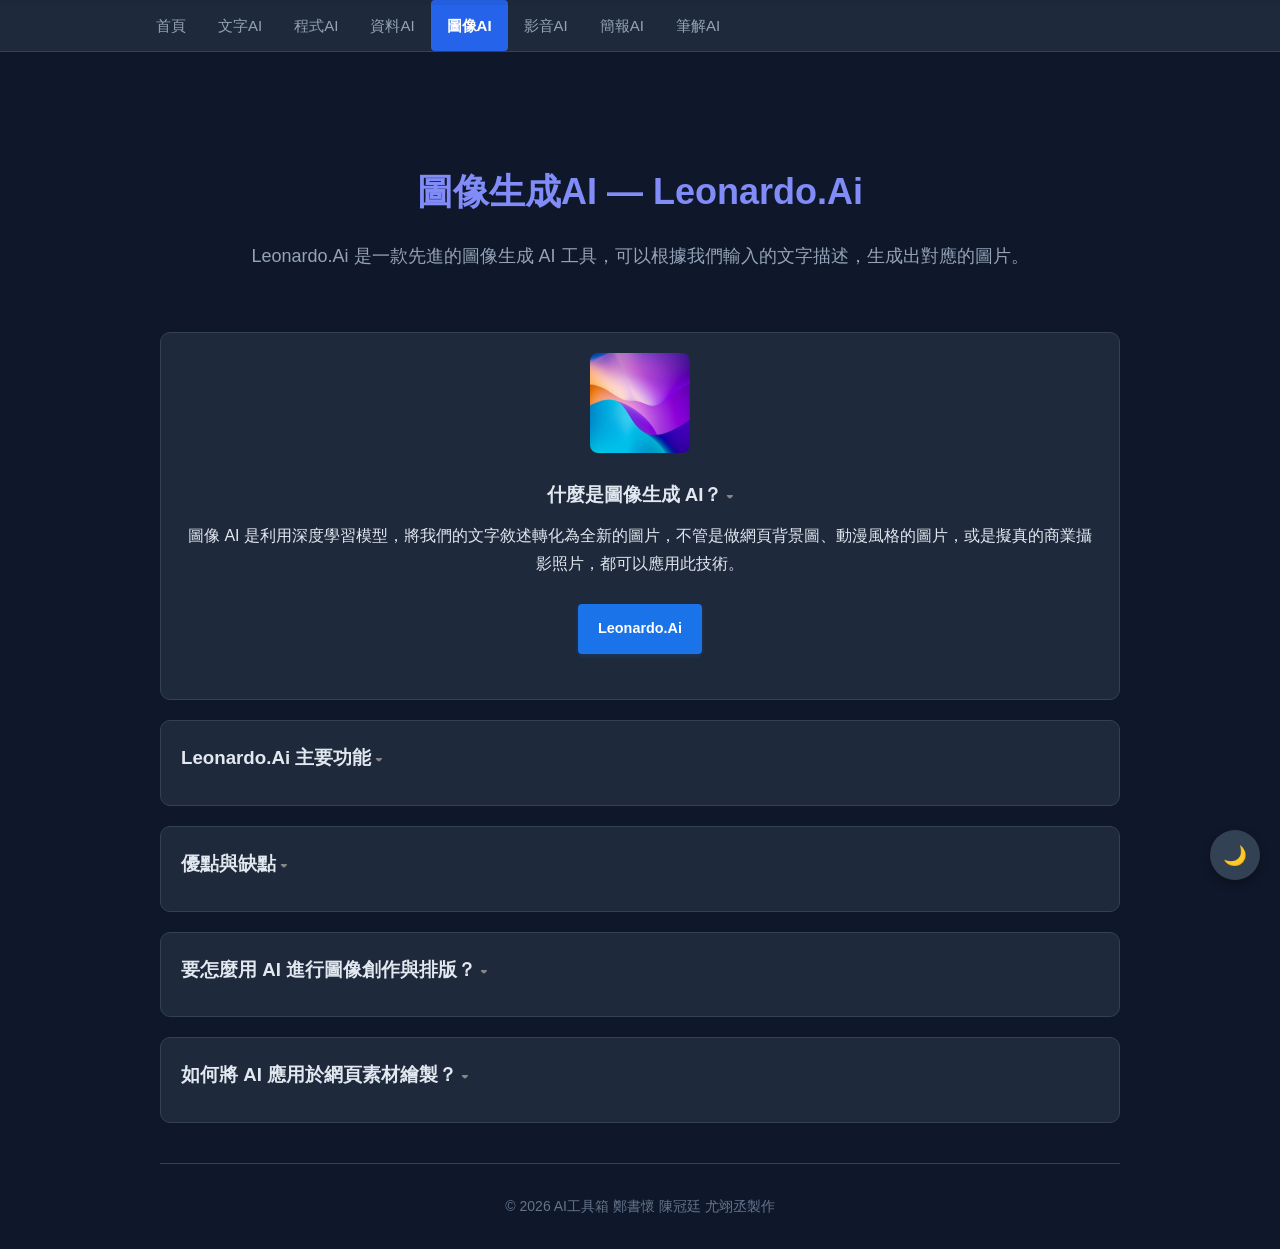
<file: html/image-ai.html>
<!DOCTYPE html>
<html lang="zh-tw">
<head>
    <meta charset="UTF-8">
    <meta name="viewport" content="width=device-width, initial-scale=1.0">
    <title>圖像生成AI - AI工具箱</title>
    <link rel="stylesheet" href="../css/style.css">
    <script src="https://code.jquery.com/jquery-3.6.0.min.js"></script>
    <style>
        .progress-container {
            position: fixed;
            top: 0;
            left: 0;
            width: 100%;
            height: 5px;
            background: rgba(0, 0, 0, 0.05);
            z-index: 9999;
        }
        .progress-bar {
            height: 100%;
            background: #2563eb;
            width: 0%;
            transition: width 0.08s ease-out;
        }
        
        nav { 
            margin-top: 0px !important; 
            position: fixed !important;  
            top: 0 !important;
            left: 0 !important;
            width: 100% !important;
            z-index: 9990 !important;    
        }
        
        .container {
            position: relative;
            z-index: 1;
            transform: translateZ(0);     
            padding-top: 100px !important; 
        }
        
        nav ul li a.active {
            background-color: #2563eb !important;
            color: white !important;
            border-radius: 4px;
            font-weight: bold;
        }

        .card h3 { cursor: pointer; position: relative; }
        .card h3::after { content: " ▾"; font-size: 0.9rem; color: #888; }
        .theme-toggle-btn {
            position: fixed; bottom: 20px; right: 20px; padding: 12px;
            background-color: #334155; color: white; border: none;
            border-radius: 50%; width: 50px; height: 50px; cursor: pointer;
            box-shadow: 0 4px 10px rgba(0,0,0,0.3); font-size: 1.2rem; z-index: 1000;
        }
        
        body.dark-mode { background-color: #0f172a !important; color: #f1f5f9 !important; }
        body.dark-mode nav { background-color: #1e293b !important; border-bottom: 1px solid #334155; }
        body.dark-mode nav a { color: #f1f5f9 !important; }
        body.dark-mode nav a.active { background-color: #2563eb !important; color: white !important; }
        body.dark-mode .info h1, body.dark-mode .info p { color: #f1f5f9 !important; }
        body.dark-mode .card { background-color: #1e293b !important; color: #f1f5f9 !important; border: 1px solid #334155; }
        body.dark-mode .card h3, body.dark-mode .dark-mode .card p { color: #f1f5f9 !important; }
        body.dark-mode table, body.dark-mode th, body.dark-mode td { border: 1px solid #475569 !important; color: #f1f5f9 !important; }
        body.dark-mode th { background-color: #334155 !important; color: #ffffff !important; }
        body.dark-mode td { color: #e2e8f0 !important; }
        body.dark-mode .teammate p { color: #94a3b8 !important; }
    </style>
</head>
<body>

    <div class="progress-container">
        <div class="progress-bar" id="myProgressBar"></div>
    </div>

    <nav>
        <ul>
            <li><a href="index.html">首頁</a></li>
            <li><a href="text-ai.html">文字AI</a></li>
            <li><a href="code-ai.html">程式AI</a></li>
            <li><a href="data-ai.html">資料AI</a></li>
            <li><a href="image-ai.html" class="active">圖像AI</a></li>
            <li><a href="video-ai.html">影音AI</a></li>
            <li><a href="presentation-ai.html">簡報AI</a></li>
            <li><a href="notes-ai.html">筆解AI</a></li>
        </ul>
    </nav>

    <button class="theme-toggle-btn" id="themeBtn">🌙</button>

    <div class="container">
        <div class="info">
            <h1>圖像生成AI — Leonardo.Ai</h1>
            <p>Leonardo.Ai 是一款先進的圖像生成 AI 工具，可以根據我們輸入的文字描述，生成出對應的圖片。</p>
        </div>

        <div class="card" style="text-align: center;">
            <img src="../picture/image.avif" alt="Image AI Logo" class="logo-img" style="max-width: 120px; border-radius: 8px; margin-bottom: 15px;">
            <h3>什麼是圖像生成 AI？</h3>
            <p>圖像 AI 是利用深度學習模型，將我們的文字敘述轉化為全新的圖片，不管是做網頁背景圖、動漫風格的圖片，或是擬真的商業攝影照片，都可以應用此技術。</p>
            
            <div style="margin: 25px 0; display: flex; justify-content: center; gap: 15px; flex-wrap: wrap;">
                <a href="https://leonardo.ai/" target="_blank" style="padding: 12px 20px; background-color: #1a73e8; color: white; text-decoration: none; border-radius: 4px; font-weight: bold; font-size: 0.9rem; box-shadow: 0 2px 4px rgba(26,115,232,0.2);">
                    Leonardo.Ai
                </a>
            </div>
        </div>

        <div class="card">
            <h3>Leonardo.Ai 主要功能</h3>
            <table>
                <tr>
                    <th>功能</th>
                    <th>說明</th>
                </tr>
                <tr>
                    <td>文字生圖</td>
                    <td>輸入文字描述，AI 會在幾秒內產出對應的圖片</td>
                </tr>
                <tr>
                    <td>及時生成</td>
                    <td>我們更改完提示詞後，AI 就會同步且即時改變畫面，讓我們能立刻看到更改文字帶來的圖片變化。</td>
                </tr>
                <tr>
                    <td>提示詞優化</td>
                    <td>如果輸入的詞太精簡，AI會自動延伸出更豐富的優化指令</td>
                </tr>
                <tr>
                    <td>圖像局部延伸</td>
                    <td>自動擴展現有圖片的邊界，讓 AI 根據原本畫面補全四周沒有拍到的風景</td>
                </tr>
                <tr>
                    <td>高解析度放大</td>
                    <td>利用 AI 畫素修補技術，將原本模糊、低解析度的點陣圖放大高畫質</td>
                </tr>
            </table>
        </div>

        <div class="card">
            <h3>優點與缺點</h3>
            <table>
                <tr>
                    <th>優點</th>
                    <th>缺點</th>
                </tr>
                <tr>
                    <td>每天有固定的免費額度可以使用，少量使用可以不花錢</td>
                    <td>目前整體介面只支援英文版本</td>
                </tr>
                <tr>
                    <td>能完美駕馭各種畫風，從日系動漫、像素風或是電影級 3D 渲染皆可</td>
                    <td>高畫質、進階功能需要消耗點數，讓額度很快耗盡</td>
                </tr>
                <tr>
                    <td>產生的圖片通常沒有版權爭議，適合我們做報告時使用</td>
                    <td>如果提示詞（Prompt）不夠詳細，AI 產出的風格會跟預期有落差</td>
                </tr>
            </table>
        </div>

        <div class="card">
            <h3>要怎麼用 AI 進行圖像創作與排版？</h3>
            <table>
                <tr>
                    <th>用途</th>
                    <th>範例指令 只能用英文指令</th>
                </tr>
                <tr>
                    <td>網頁背景圖</td>
                    <td>"A futuristic neon cyber-punk city background, website design, flat design, 8k"</td>
                </tr>
                <tr>
                    <td>UI 圖示風格</td>
                    <td>"A 3D glassmorphism style folder icon, white background, isolated, high resolution"</td>
                </tr>
                <tr>
                    <td>報告簡報封面</td>
                    <td>"Minimalist flat vector illustration of team members working with AI robots, corporate colors"</td>
                </tr>
            </table>
        </div>

        <div class="card">
            <h3>如何將 AI 應用於網頁素材繪製？</h3>
            <p>1. 定義畫面風格與選擇對應模型</p>
            <p>2. 用英文寫提示詞與調整風格元素</p>
            <p>3. 可以利用畫布或參數滑桿調整細節</p>
            <p>4. 匯出高畫質圖檔並嵌入網頁專案</p>
            <hr>
        </div>

        <div class="teammate">
            <p>&copy; 2026 AI工具箱 鄭書懷 陳冠廷 尤翊丞製作</p>
        </div>
    </div>

    <script>
        window.addEventListener('scroll', function() {
            const scrollTop = window.scrollY || document.documentElement.scrollTop;
            const scrollHeight = document.documentElement.scrollHeight - document.documentElement.clientHeight;
            const scrolled = (scrollTop / scrollHeight) * 100;
            document.getElementById('myProgressBar').style.width = scrolled + '%';
        });

        $(document).ready(function(){
            $(".card:not(:first)").each(function(){
                $(this).find("table, p, hr").hide();
            });
            $(".card h3").click(function(){
                $(this).siblings("table, p, hr").slideToggle(300);
            });
        });

        document.getElementById('themeBtn').addEventListener('click', function() {
            document.body.classList.toggle('dark-mode');
            if(document.body.classList.contains('dark-mode')) {
                this.innerText = '☀️';
            } else {
                this.innerText = '🌙';
            }
        });
    </script>
</body>
</html>
</file>
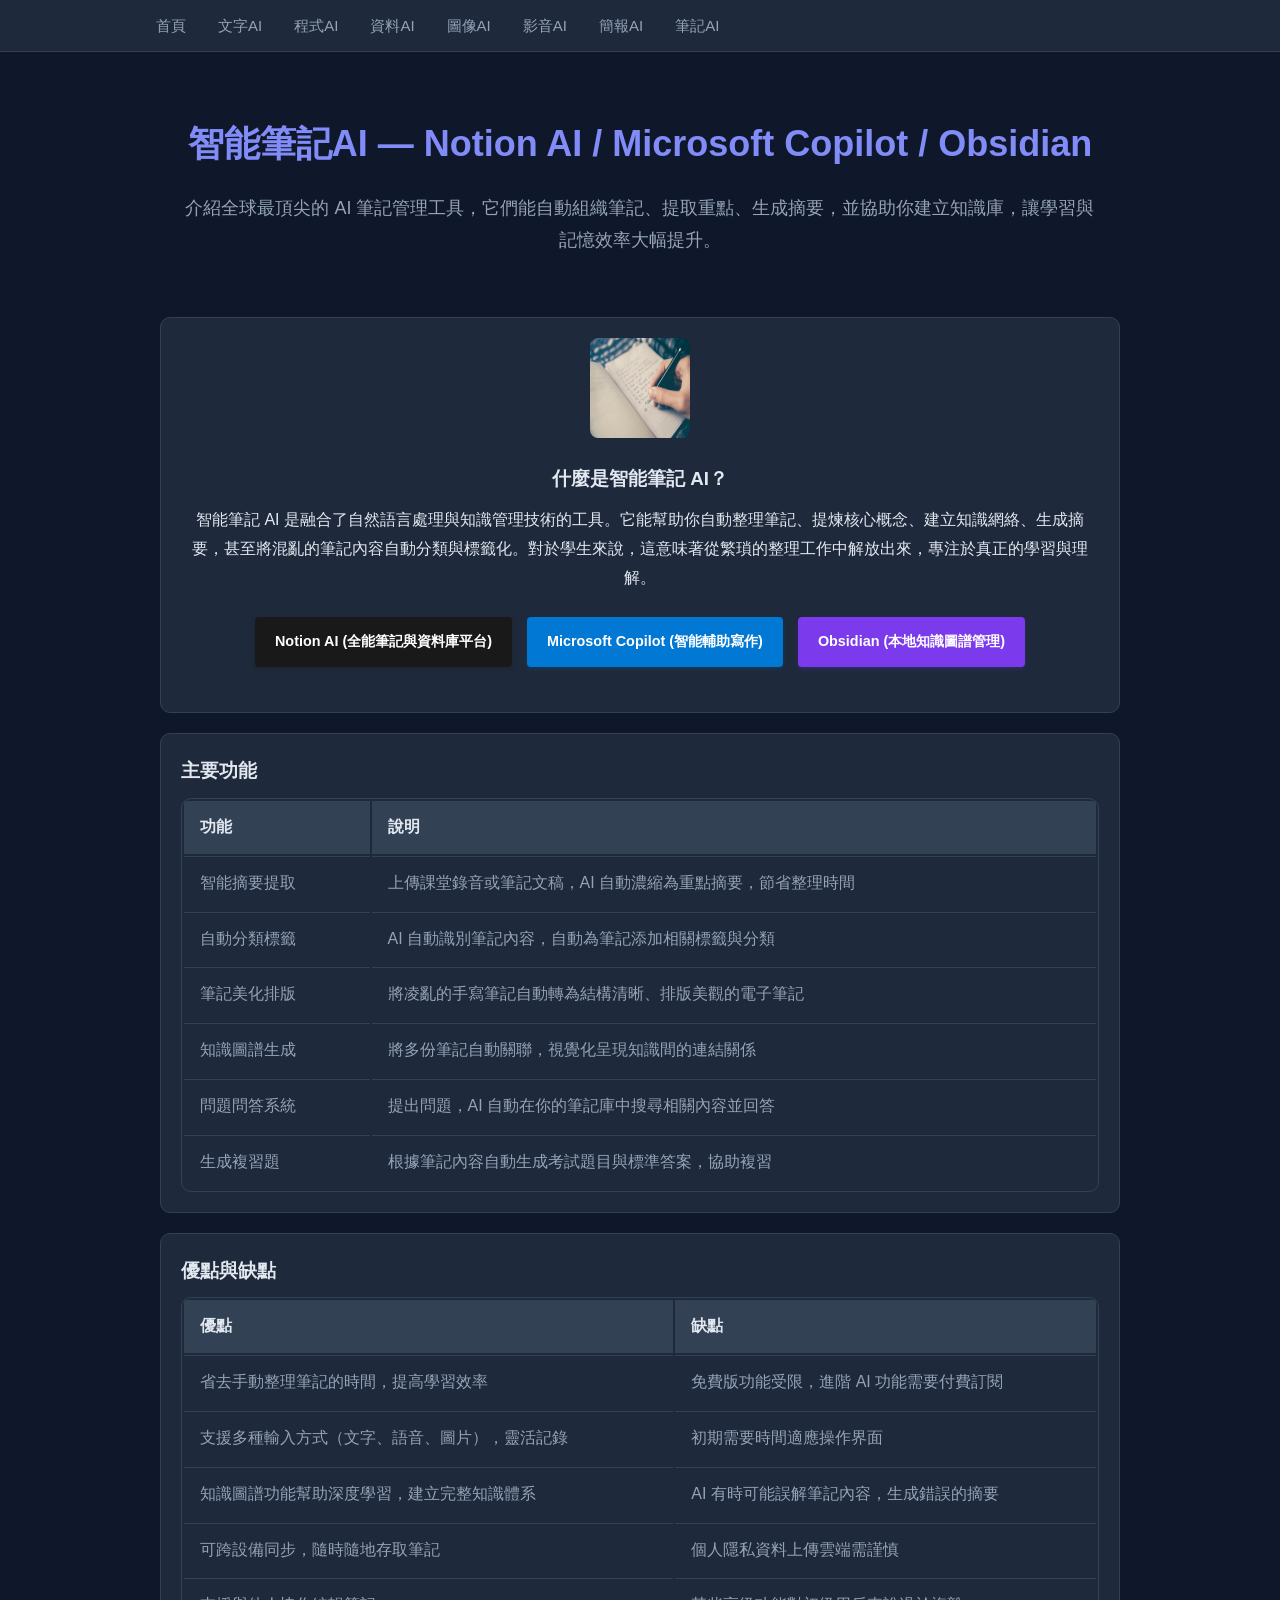
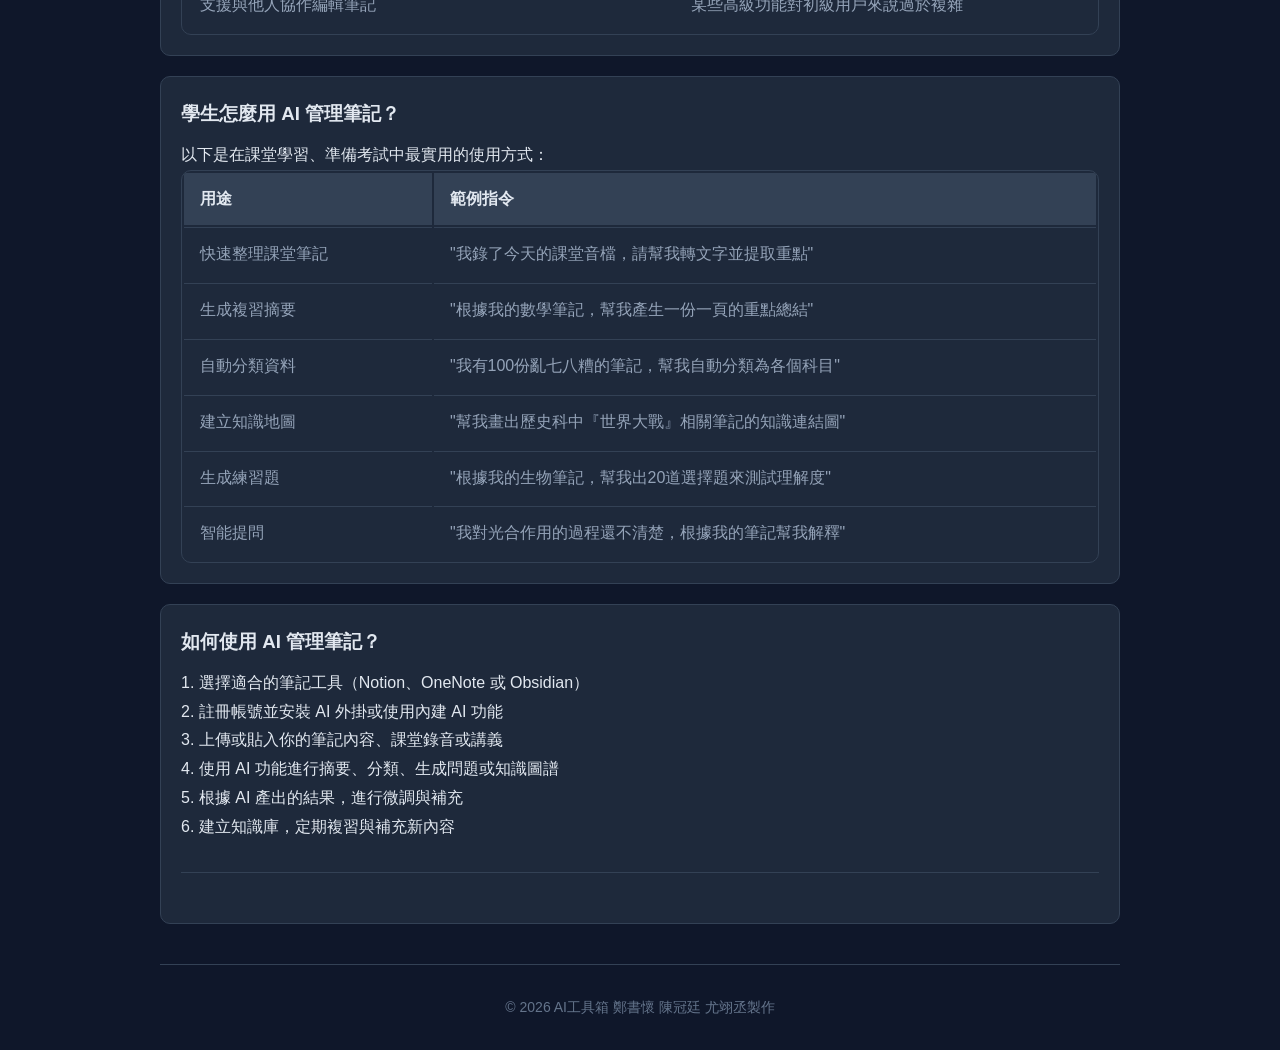
<file: html/notes-ai.html>
<!DOCTYPE html>
<html lang="zh-tw">
<head>
    <meta charset="UTF-8">
    <meta name="viewport" content="width=device-width, initial-scale=1.0">
    <title>智能筆記AI - AI工具箱</title>
    <link rel="stylesheet" href="../css/style.css">
</head>
<body>
    <!-- 上方導覽列 -->
    <nav>
        <ul>
            <li><a href="index.html">首頁</a></li>
            <li><a href="text-ai.html">文字AI</a></li>
            <li><a href="code-ai.html">程式AI</a></li>
            <li><a href="data-ai.html">資料AI</a></li>
            <li><a href="image-ai.html">圖像AI</a></li>
            <li><a href="video-ai.html">影音AI</a></li>
            <li><a href="presentation-ai.html">簡報AI</a></li>
            <li><a href="notes-ai.html">筆記AI</a></li>
        </ul>
    </nav>

    <div class="container">
        <!-- 頁面標題 -->
        <div class="info">
            <h1>智能筆記AI — Notion AI / Microsoft Copilot / Obsidian</h1>
            <p>介紹全球最頂尖的 AI 筆記管理工具，它們能自動組織筆記、提取重點、生成摘要，並協助你建立知識庫，讓學習與記憶效率大幅提升。</p>
        </div>

        <!-- 基本介紹 -->
        <div class="card" style="text-align: center;">
            <img src="../picture/notes.avif" alt="Notes AI Logo" class="logo-img" style="max-width: 120px; border-radius: 8px; margin-bottom: 15px;">
            <h3>什麼是智能筆記 AI？</h3>
            <p>智能筆記 AI 是融合了自然語言處理與知識管理技術的工具。它能幫助你自動整理筆記、提煉核心概念、建立知識網絡、生成摘要，甚至將混亂的筆記內容自動分類與標籤化。對於學生來說，這意味著從繁瑣的整理工作中解放出來，專注於真正的學習與理解。</p>
            
            <div style="margin: 25px 0; display: flex; justify-content: center; gap: 15px; flex-wrap: wrap;">
                <a href="https://www.notion.so" target="_blank" style="padding: 12px 20px; background-color: #191919; color: white; text-decoration: none; border-radius: 4px; font-weight: bold; font-size: 0.9rem; box-shadow: 0 2px 4px rgba(25,25,25,0.2);">
                    Notion AI (全能筆記與資料庫平台)
                </a>
                <a href="https://www.microsoft.com/copilot" target="_blank" style="padding: 12px 20px; background-color: #0078d4; color: white; text-decoration: none; border-radius: 4px; font-weight: bold; font-size: 0.9rem; box-shadow: 0 2px 4px rgba(0,120,212,0.2);">
                    Microsoft Copilot (智能輔助寫作)
                </a>
                <a href="https://obsidian.md" target="_blank" style="padding: 12px 20px; background-color: #7c3aed; color: white; text-decoration: none; border-radius: 4px; font-weight: bold; font-size: 0.9rem; box-shadow: 0 2px 4px rgba(124,58,237,0.2);">
                    Obsidian (本地知識圖譜管理)
                </a>
            </div>
        </div>

        <!-- 主要功能 -->
        <div class="card">
            <h3>主要功能</h3>
            <table>
                <tr>
                    <th>功能</th>
                    <th>說明</th>
                </tr>
                <tr>
                    <td>智能摘要提取</td>
                    <td>上傳課堂錄音或筆記文稿，AI 自動濃縮為重點摘要，節省整理時間</td>
                </tr>
                <tr>
                    <td>自動分類標籤</td>
                    <td>AI 自動識別筆記內容，自動為筆記添加相關標籤與分類</td>
                </tr>
                <tr>
                    <td>筆記美化排版</td>
                    <td>將凌亂的手寫筆記自動轉為結構清晰、排版美觀的電子筆記</td>
                </tr>
                <tr>
                    <td>知識圖譜生成</td>
                    <td>將多份筆記自動關聯，視覺化呈現知識間的連結關係</td>
                </tr>
                <tr>
                    <td>問題問答系統</td>
                    <td>提出問題，AI 自動在你的筆記庫中搜尋相關內容並回答</td>
                </tr>
                <tr>
                    <td>生成複習題</td>
                    <td>根據筆記內容自動生成考試題目與標準答案，協助複習</td>
                </tr>
            </table>
        </div>

        <!-- 優缺點比較 -->
        <div class="card">
            <h3>優點與缺點</h3>
            <table>
                <tr>
                    <th>優點</th>
                    <th>缺點</th>
                </tr>
                <tr>
                    <td>省去手動整理筆記的時間，提高學習效率</td>
                    <td>免費版功能受限，進階 AI 功能需要付費訂閱</td>
                </tr>
                <tr>
                    <td>支援多種輸入方式（文字、語音、圖片），靈活記錄</td>
                    <td>初期需要時間適應操作界面</td>
                </tr>
                <tr>
                    <td>知識圖譜功能幫助深度學習，建立完整知識體系</td>
                    <td>AI 有時可能誤解筆記內容，生成錯誤的摘要</td>
                </tr>
                <tr>
                    <td>可跨設備同步，隨時隨地存取筆記</td>
                    <td>個人隱私資料上傳雲端需謹慎</td>
                </tr>
                <tr>
                    <td>支援與他人協作編輯筆記</td>
                    <td>某些高級功能對初級用戶來說過於複雜</td>
                </tr>
            </table>
        </div>

        <!-- 實際應用範例 -->
        <div class="card">
            <h3>學生怎麼用 AI 管理筆記？</h3>
            <p>以下是在課堂學習、準備考試中最實用的使用方式：</p>
            <table>
                <tr>
                    <th>用途</th>
                    <th>範例指令</th>
                </tr>
                <tr>
                    <td>快速整理課堂筆記</td>
                    <td>"我錄了今天的課堂音檔，請幫我轉文字並提取重點"</td>
                </tr>
                <tr>
                    <td>生成複習摘要</td>
                    <td>"根據我的數學筆記，幫我產生一份一頁的重點總結"</td>
                </tr>
                <tr>
                    <td>自動分類資料</td>
                    <td>"我有100份亂七八糟的筆記，幫我自動分類為各個科目"</td>
                </tr>
                <tr>
                    <td>建立知識地圖</td>
                    <td>"幫我畫出歷史科中『世界大戰』相關筆記的知識連結圖"</td>
                </tr>
                <tr>
                    <td>生成練習題</td>
                    <td>"根據我的生物筆記，幫我出20道選擇題來測試理解度"</td>
                </tr>
                <tr>
                    <td>智能提問</td>
                    <td>"我對光合作用的過程還不清楚，根據我的筆記幫我解釋"</td>
                </tr>
            </table>
        </div>

        <!-- 使用方式 -->
        <div class="card">
            <h3>如何使用 AI 管理筆記？</h3>
            <p>1. 選擇適合的筆記工具（Notion、OneNote 或 Obsidian）</p>
            <p>2. 註冊帳號並安裝 AI 外掛或使用內建 AI 功能</p>
            <p>3. 上傳或貼入你的筆記內容、課堂錄音或講義</p>
            <p>4. 使用 AI 功能進行摘要、分類、生成問題或知識圖譜</p>
            <p>5. 根據 AI 產出的結果，進行微調與補充</p>
            <p>6. 建立知識庫，定期複習與補充新內容</p>
            <hr>
        </div>

        <!-- 頁尾 -->
        <div class="teammate">
            <p>&copy; 2026 AI工具箱 鄭書懷 陳冠廷 尤翊丞製作</p>
        </div>
    </div>
</body>
</html>
</file>
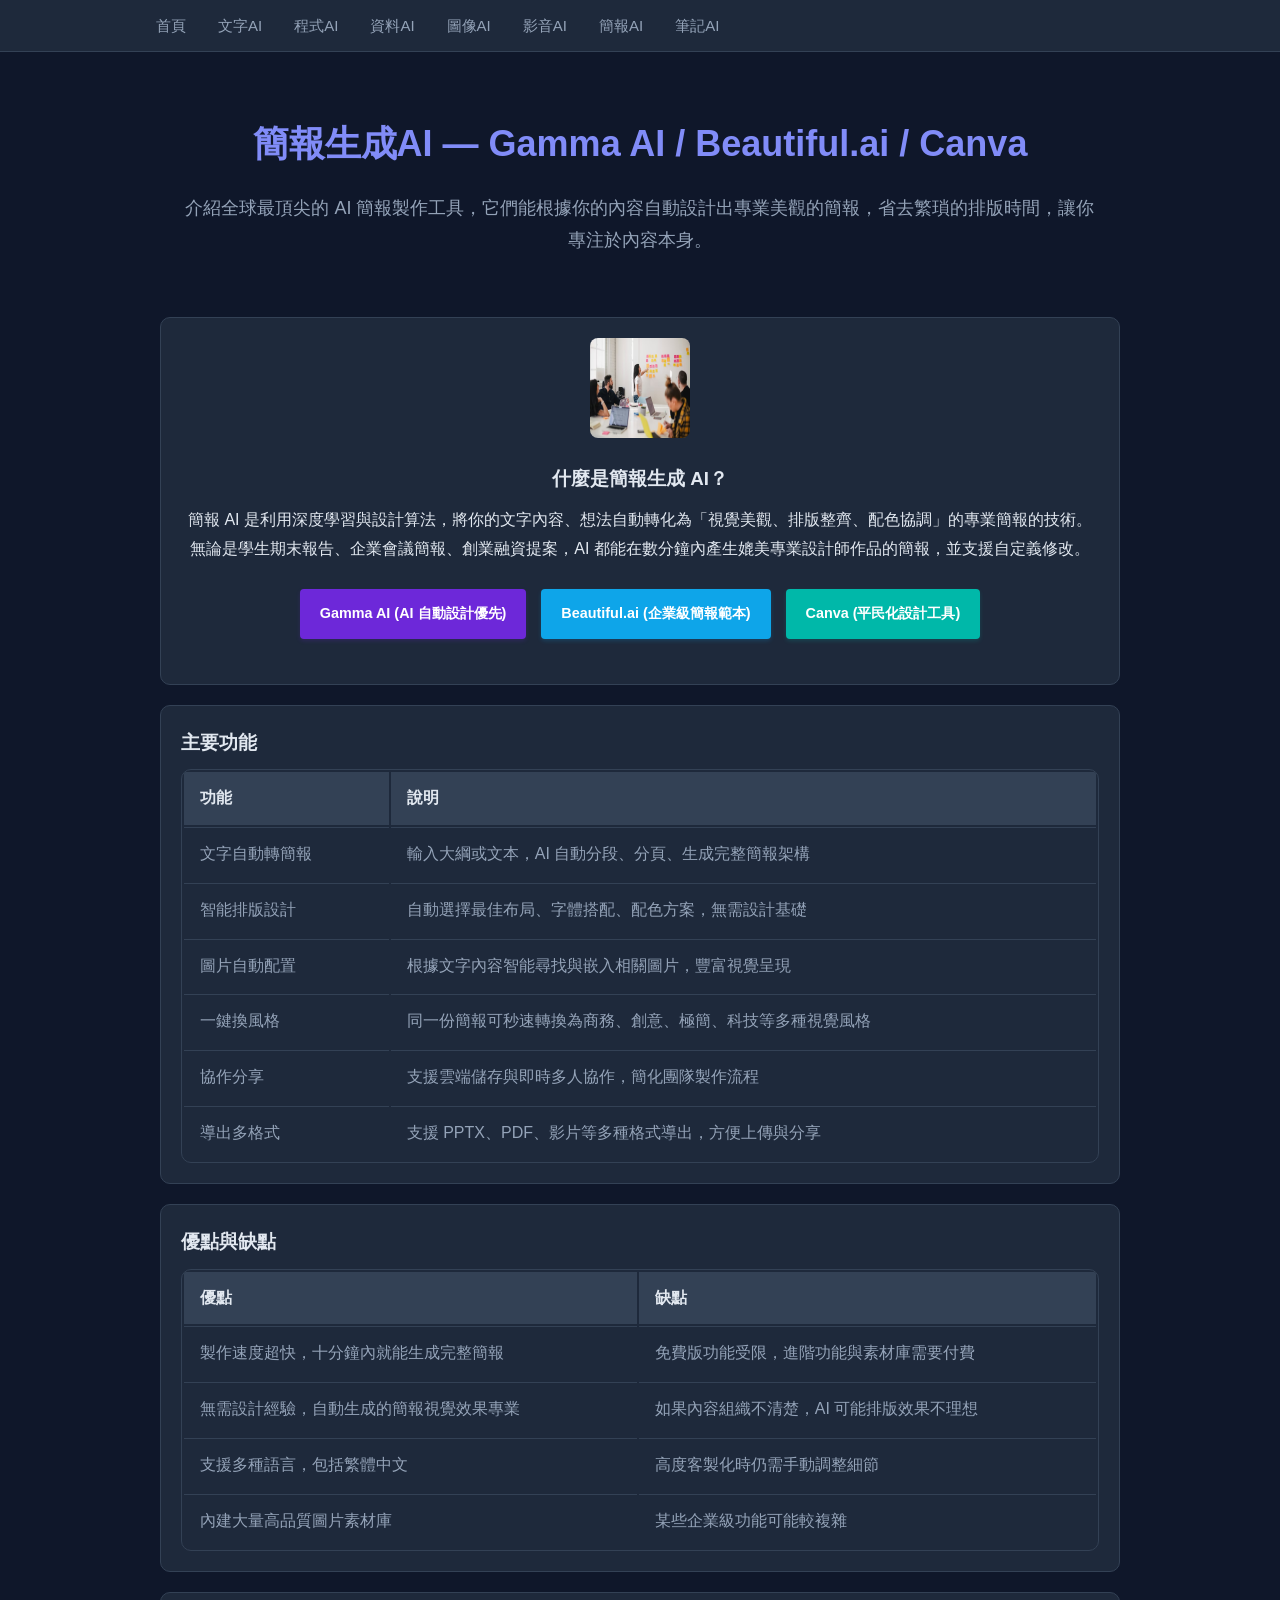
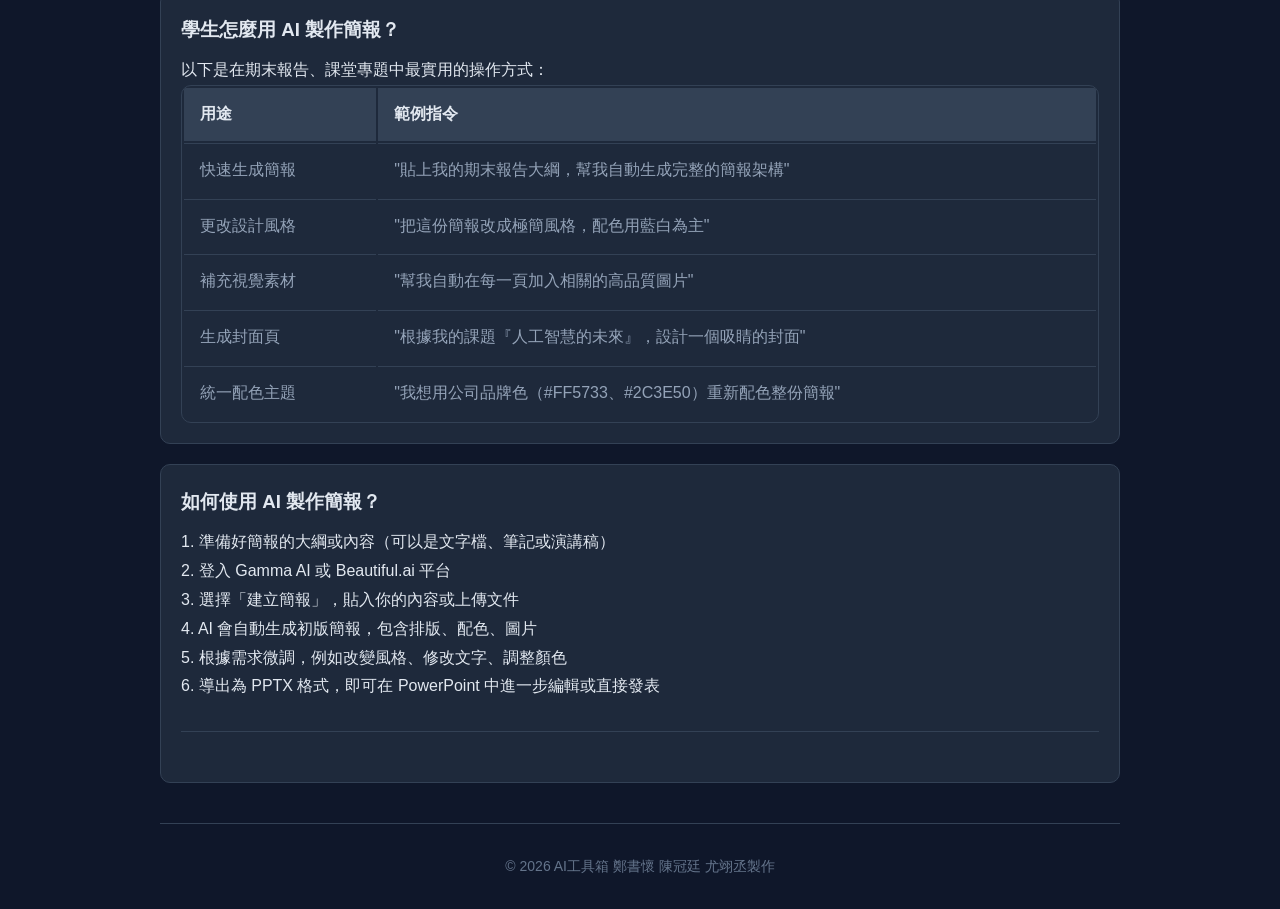
<file: html/presentation-ai.html>
<!DOCTYPE html>
<html lang="zh-tw">
<head>
    <meta charset="UTF-8">
    <meta name="viewport" content="width=device-width, initial-scale=1.0">
    <title>簡報生成AI - AI工具箱</title>
    <link rel="stylesheet" href="../css/style.css">
</head>
<body>
    <!-- 上方導覽列 -->
    <nav>
        <ul>
            <li><a href="index.html">首頁</a></li>
            <li><a href="text-ai.html">文字AI</a></li>
            <li><a href="code-ai.html">程式AI</a></li>
            <li><a href="data-ai.html">資料AI</a></li>
            <li><a href="image-ai.html">圖像AI</a></li>
            <li><a href="video-ai.html">影音AI</a></li>
            <li><a href="presentation-ai.html">簡報AI</a></li>
            <li><a href="notes-ai.html">筆記AI</a></li>
        </ul>
    </nav>

    <div class="container">
        <!-- 頁面標題 -->
        <div class="info">
            <h1>簡報生成AI — Gamma AI / Beautiful.ai / Canva</h1>
            <p>介紹全球最頂尖的 AI 簡報製作工具，它們能根據你的內容自動設計出專業美觀的簡報，省去繁瑣的排版時間，讓你專注於內容本身。</p>
        </div>

        <!-- 基本介紹 -->
        <div class="card" style="text-align: center;">
            <img src="../picture/presentation.avif" alt="Presentation AI Logo" class="logo-img" style="max-width: 120px; border-radius: 8px; margin-bottom: 15px;">
            <h3>什麼是簡報生成 AI？</h3>
            <p>簡報 AI 是利用深度學習與設計算法，將你的文字內容、想法自動轉化為「視覺美觀、排版整齊、配色協調」的專業簡報的技術。無論是學生期末報告、企業會議簡報、創業融資提案，AI 都能在數分鐘內產生媲美專業設計師作品的簡報，並支援自定義修改。</p>
            
            <div style="margin: 25px 0; display: flex; justify-content: center; gap: 15px; flex-wrap: wrap;">
                <a href="https://gamma.app" target="_blank" style="padding: 12px 20px; background-color: #6d28d9; color: white; text-decoration: none; border-radius: 4px; font-weight: bold; font-size: 0.9rem; box-shadow: 0 2px 4px rgba(109,40,217,0.2);">
                    Gamma AI (AI 自動設計優先)
                </a>
                <a href="https://www.beautiful.ai" target="_blank" style="padding: 12px 20px; background-color: #0ea5e9; color: white; text-decoration: none; border-radius: 4px; font-weight: bold; font-size: 0.9rem; box-shadow: 0 2px 4px rgba(14,165,233,0.2);">
                    Beautiful.ai (企業級簡報範本)
                </a>
                <a href="https://www.canva.com" target="_blank" style="padding: 12px 20px; background-color: #00b8a9; color: white; text-decoration: none; border-radius: 4px; font-weight: bold; font-size: 0.9rem; box-shadow: 0 2px 4px rgba(0,184,169,0.2);">
                    Canva (平民化設計工具)
                </a>
            </div>
        </div>

        <!-- 主要功能 -->
        <div class="card">
            <h3>主要功能</h3>
            <table>
                <tr>
                    <th>功能</th>
                    <th>說明</th>
                </tr>
                <tr>
                    <td>文字自動轉簡報</td>
                    <td>輸入大綱或文本，AI 自動分段、分頁、生成完整簡報架構</td>
                </tr>
                <tr>
                    <td>智能排版設計</td>
                    <td>自動選擇最佳布局、字體搭配、配色方案，無需設計基礎</td>
                </tr>
                <tr>
                    <td>圖片自動配置</td>
                    <td>根據文字內容智能尋找與嵌入相關圖片，豐富視覺呈現</td>
                </tr>
                <tr>
                    <td>一鍵換風格</td>
                    <td>同一份簡報可秒速轉換為商務、創意、極簡、科技等多種視覺風格</td>
                </tr>
                <tr>
                    <td>協作分享</td>
                    <td>支援雲端儲存與即時多人協作，簡化團隊製作流程</td>
                </tr>
                <tr>
                    <td>導出多格式</td>
                    <td>支援 PPTX、PDF、影片等多種格式導出，方便上傳與分享</td>
                </tr>
            </table>
        </div>

        <!-- 優缺點比較 -->
        <div class="card">
            <h3>優點與缺點</h3>
            <table>
                <tr>
                    <th>優點</th>
                    <th>缺點</th>
                </tr>
                <tr>
                    <td>製作速度超快，十分鐘內就能生成完整簡報</td>
                    <td>免費版功能受限，進階功能與素材庫需要付費</td>
                </tr>
                <tr>
                    <td>無需設計經驗，自動生成的簡報視覺效果專業</td>
                    <td>如果內容組織不清楚，AI 可能排版效果不理想</td>
                </tr>
                <tr>
                    <td>支援多種語言，包括繁體中文</td>
                    <td>高度客製化時仍需手動調整細節</td>
                </tr>
                <tr>
                    <td>內建大量高品質圖片素材庫</td>
                    <td>某些企業級功能可能較複雜</td>
                </tr>
            </table>
        </div>

        <!-- 實際應用範例 -->
        <div class="card">
            <h3>學生怎麼用 AI 製作簡報？</h3>
            <p>以下是在期末報告、課堂專題中最實用的操作方式：</p>
            <table>
                <tr>
                    <th>用途</th>
                    <th>範例指令</th>
                </tr>
                <tr>
                    <td>快速生成簡報</td>
                    <td>"貼上我的期末報告大綱，幫我自動生成完整的簡報架構"</td>
                </tr>
                <tr>
                    <td>更改設計風格</td>
                    <td>"把這份簡報改成極簡風格，配色用藍白為主"</td>
                </tr>
                <tr>
                    <td>補充視覺素材</td>
                    <td>"幫我自動在每一頁加入相關的高品質圖片"</td>
                </tr>
                <tr>
                    <td>生成封面頁</td>
                    <td>"根據我的課題『人工智慧的未來』，設計一個吸睛的封面"</td>
                </tr>
                <tr>
                    <td>統一配色主題</td>
                    <td>"我想用公司品牌色（#FF5733、#2C3E50）重新配色整份簡報"</td>
                </tr>
            </table>
        </div>

        <!-- 使用方式 -->
        <div class="card">
            <h3>如何使用 AI 製作簡報？</h3>
            <p>1. 準備好簡報的大綱或內容（可以是文字檔、筆記或演講稿）</p>
            <p>2. 登入 Gamma AI 或 Beautiful.ai 平台</p>
            <p>3. 選擇「建立簡報」，貼入你的內容或上傳文件</p>
            <p>4. AI 會自動生成初版簡報，包含排版、配色、圖片</p>
            <p>5. 根據需求微調，例如改變風格、修改文字、調整顏色</p>
            <p>6. 導出為 PPTX 格式，即可在 PowerPoint 中進一步編輯或直接發表</p>
            <hr>
        </div>

        <!-- 頁尾 -->
        <div class="teammate">
            <p>&copy; 2026 AI工具箱 鄭書懷 陳冠廷 尤翊丞製作</p>
        </div>
    </div>
</body>
</html>
</file>
<file: css/style.css>
* {
    margin: 0;
    padding: 0;
    box-sizing: border-box;
}

body {
    background-color: #0f172a;
    color: #e2e8f0;
    font-family: 'Arial', 'Microsoft JhengHei', sans-serif;
    line-height: 1.8;
}

.container {
    max-width: 1000px;
    margin: 0 auto;
    padding: 0 20px;
}

.info {
    text-align: center;
    padding: 60px 20px 30px;
}

.info h1 {
    font-size: 36px;
    color: #818cf8;
    margin-bottom: 15px;
}

.info p {
    color: #94a3b8;
    font-size: 18px;
    margin-bottom: 30px;
}

.info ul {
    list-style: none;
    max-width: 500px;
    margin: 0 auto;
}

.info ul li {
    background-color: #1e293b;
    border: 1px solid #334155;
    border-radius: 10px;
    margin-bottom: 12px;
    transition: 0.3s;
}

.info ul li:hover {
    background-color: #334155;
    border-color: #818cf8;
}

.info ul li a {
    display: block;
    padding: 15px 20px;
    color: #e2e8f0;
    text-decoration: none;
    font-size: 17px;
}

.info ul li a:hover {
    color: #818cf8;
}

nav {
    background-color: #1e293b;
    border-bottom: 1px solid #334155;
    padding: 0 20px;
    position: sticky;
    top: 0;
}

nav ul {
    list-style: none;
    display: flex;
    max-width: 1000px;
    margin: 0 auto;
}

nav ul li a {
    display: block;
    padding: 12px 16px;
    color: #94a3b8;
    text-decoration: none;
    font-size: 15px;
}

nav ul li a:hover {
    color: #fff;
}

nav ul li a.active {
    color: #818cf8;
}

.teammate {
    text-align: center;
    padding: 30px;
    margin-top: 40px;
    border-top: 1px solid #334155;
}

.teammate p {
    color: #64748b;
    font-size: 14px;
}

.card {
    background-color: #1e293b;
    border: 1px solid #334155;
    border-radius: 10px;
    padding: 20px;
    margin-bottom: 20px;
}

.card h3 {
    color: #e2e8f0;
    margin-bottom: 10px;
}

.btn {
    display: inline-block;
    padding: 10px 24px;
    border: none;
    border-radius: 8px;
    font-size: 16px;
    cursor: pointer;
    text-decoration: none;
    transition: 0.3s;
}

.btn-primary {
    background-color: #818cf8;
    color: #fff;
}

.btn-primary:hover {
    background-color: #6366f1;
}

.tag {
    display: inline-block;
    padding: 4px 12px;
    font-size: 13px;
    border-radius: 20px;
    background-color: rgba(129, 140, 248, 0.15);
    color: #818cf8;
}

table {
    width: 100%;
    background-color: #1e293b;
    border: 1px solid #334155;
    border-radius: 10px;
    overflow: hidden;
}

th {
    background-color: #334155;
    padding: 12px 16px;
    text-align: left;
    color: #e2e8f0;
}

td {
    padding: 12px 16px;
    border-top: 1px solid #334155;
    color: #94a3b8;
}

.logo-img {
    width: 100px;
    height: 100px;
    margin-bottom: 15px;
}

hr {
    border: none;
    height: 1px;
    background-color: #334155;
    margin: 30px 0;
}

@media (max-width: 600px) {
    .info h1 {
        font-size: 28px;
    }
    nav ul {
        flex-wrap: wrap;
    }
}
</file>
